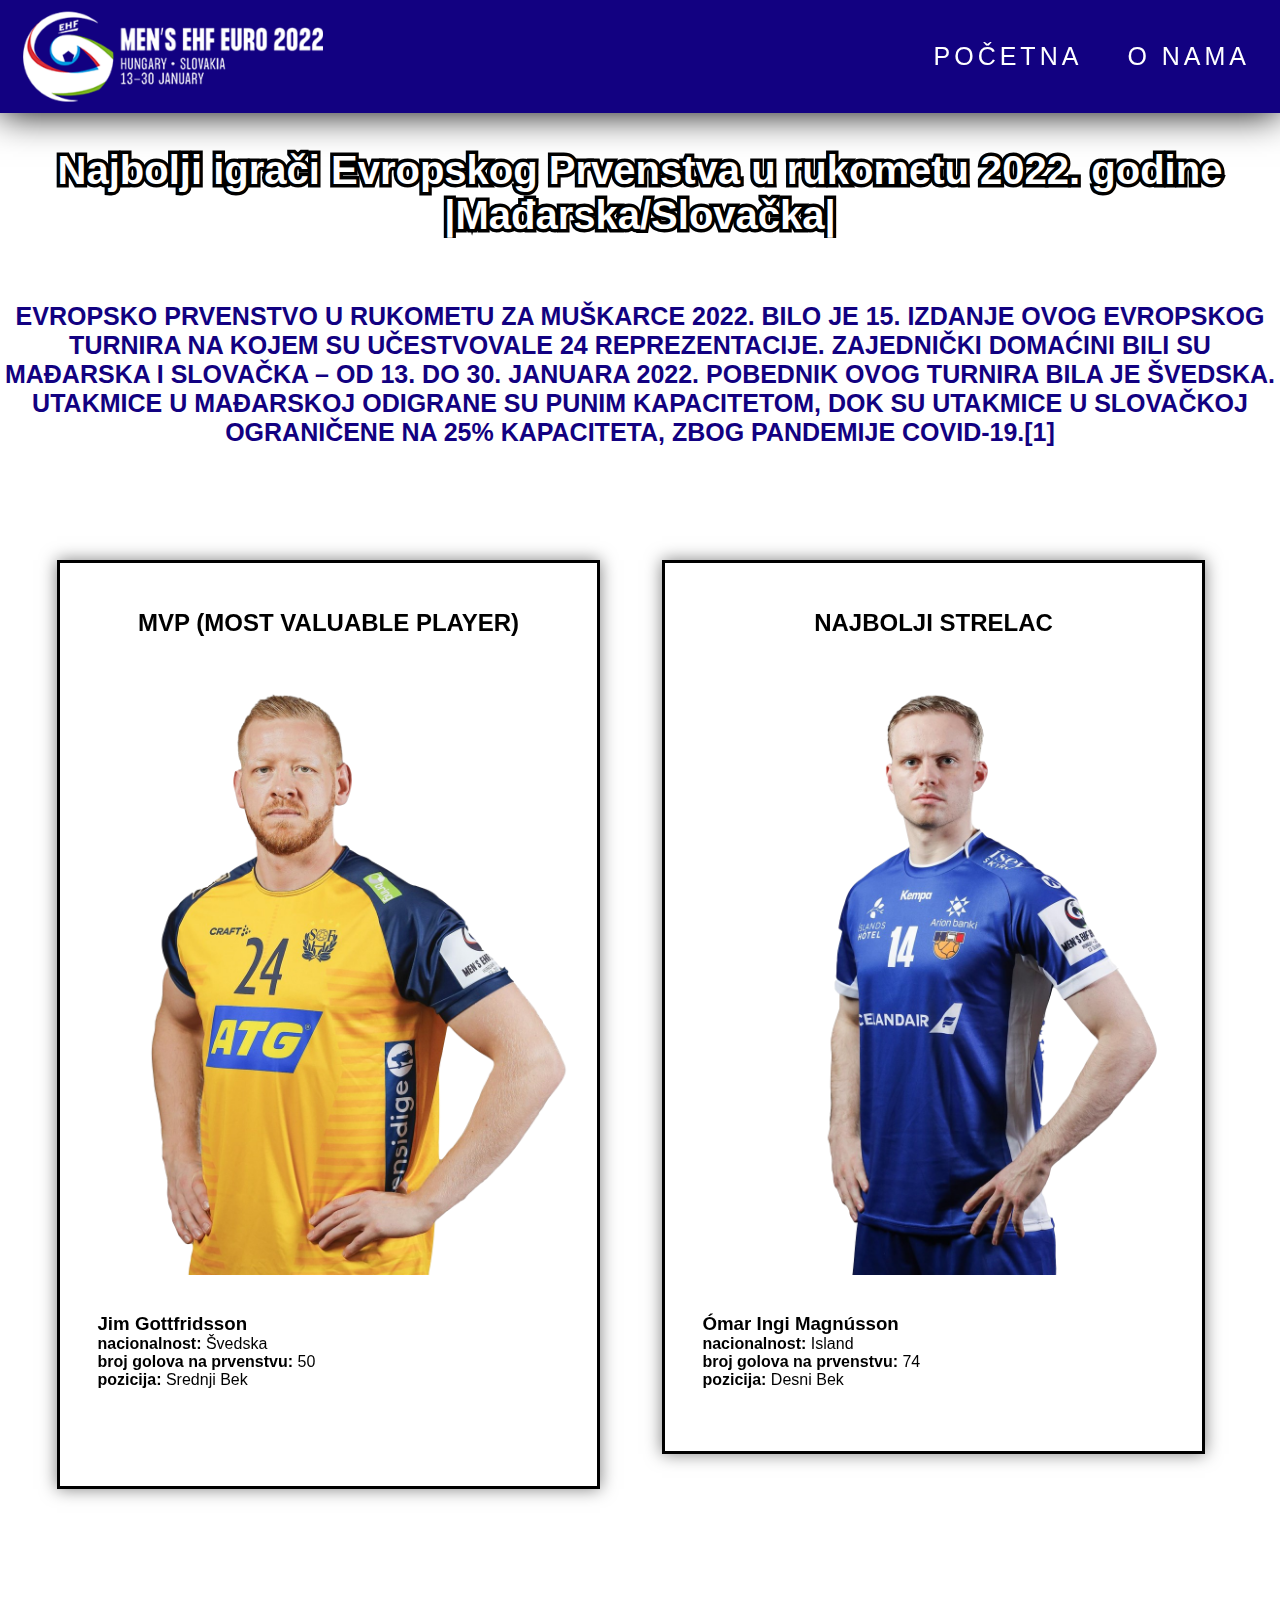
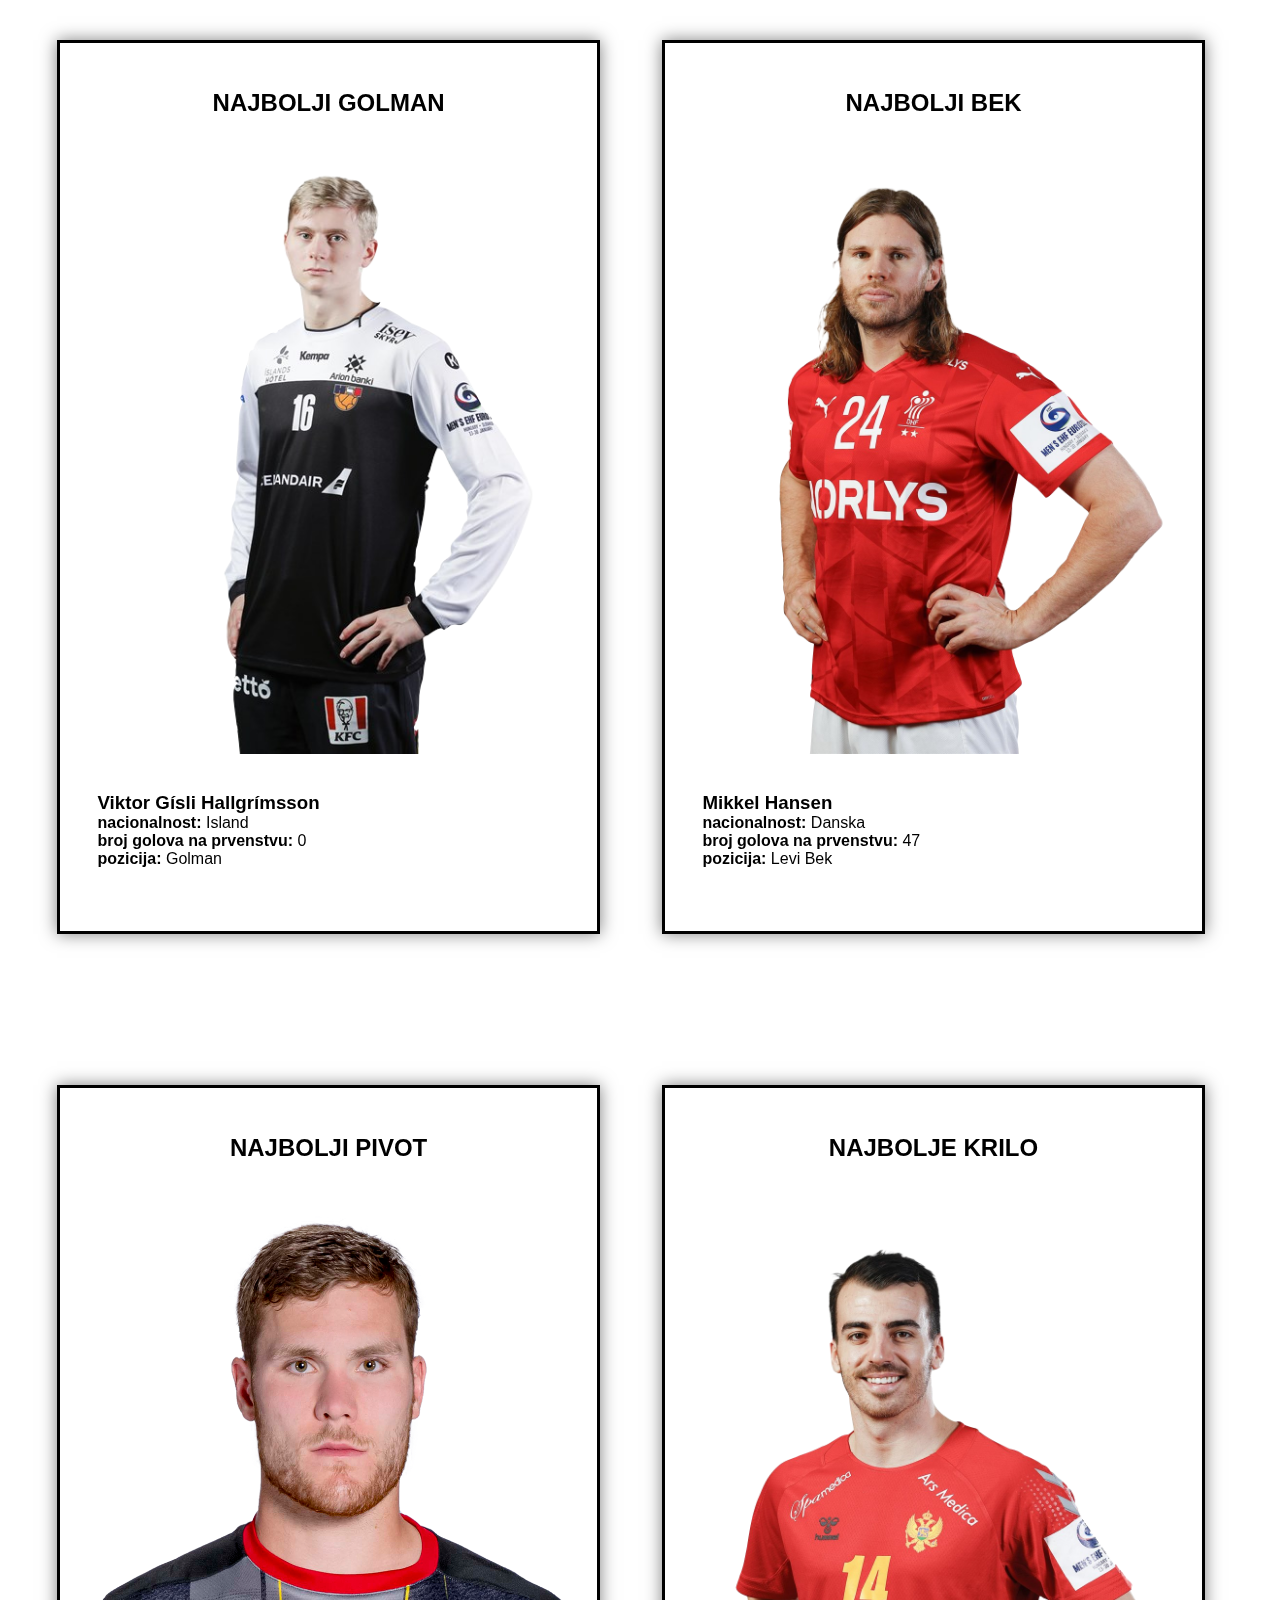
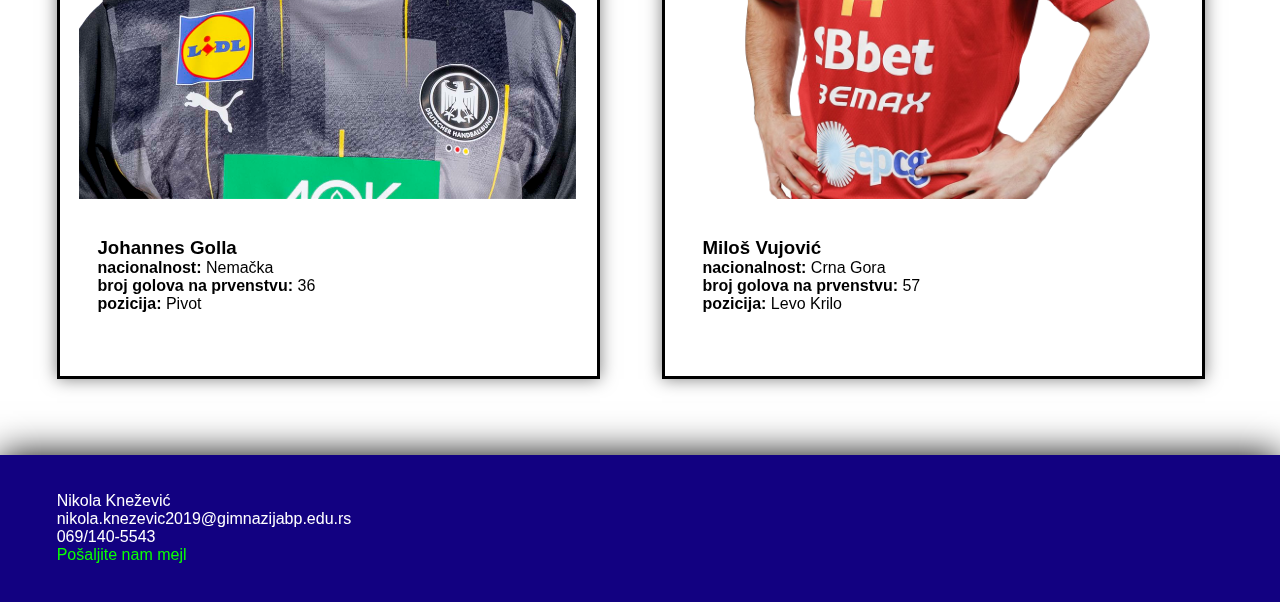
<file: index.html>
<!DOCTYPE html>
<html lang="en">
<head>
  <meta charset="UTF-8">
  <meta http-equiv="X-UA-Compatible" content="IE=edge">
  <meta name="viewport" content="width=device-width, initial-scale=1.0">
  <link rel="stylesheet" href="pstyle.css">
  <title>EHF Euro 2022</title>   
</head>
<body>
<!--ZAGLAVLJE-!-->
  <header class="naslov"  style="max-width: auto;margin: auto;">
    <a href="index.html"><img id="logo" src="ehf.png"></a>
    <ul>
      <li><a href="index.html">POČETNA</a></li>
      <li><a href="onama.html">O NAMA</a></li>
    </ul>
  </header>
  <section class="sekcija"></section>


<h1>Najbolji igrači Evropskog Prvenstva u rukometu 2022. godine <br> |Mađarska/Slovačka|</h1>
  
<h2 style="float: left;font-size: 25px;color: rgb(18, 1, 129);">
  Evropsko prvenstvo u rukometu za muškarce 2022. bilo je 15. izdanje ovog evropskog turnira na kojem su učestvovale 24 reprezentacije. Zajednički domaćini bili su Mađarska i Slovačka – od 13. do 30. januara 2022. Pobednik ovog turnira bila je Švedska.

  Utakmice u Mađarskoj odigrane su punim kapacitetom, dok su utakmice u Slovačkoj ograničene na 25% kapaciteta, zbog pandemije COVID-19.[1]</h2>



<div class="dva" style="max-width: auto;margin: auto;"> <!---drugi deo stranice--->

  <div class="mvp1" style="display: inline;"><a id="mvp1" href="mvp.html"> <!---MVP--->
    <h2>Mvp (most valuable player)</h2>
<img class="mvp2" src="mvp2.png">
      <h3>Jim Gottfridsson</h3>
      <p><b>nacionalnost:</b> Švedska</p>  
      <p><b>broj golova na prvenstvu:</b> 50</p>
      <p><b>pozicija:</b> Srednji Bek</p>
  </a></div>

  <div class="strelac"><a id="strelac1" href="strelac.html"> <!---STRELAC--->
    <h2> najbolji Strelac</h2>
<img class="strelac2" src="strelac2.png">
      <h3>Ómar Ingi Magnússon</h3>
      <p><b>nacionalnost:</b> Island</p>  
      <p><b>broj golova na prvenstvu:</b> 74</p>
      <p><b>pozicija:</b> Desni Bek</p>
  </a></div>

  <div class="golman"><a id="golman1" href="goša.html"> <!---GOLMAN--->
    <h2>najbolji Golman</h2>
<img class="golman2" src="golman2.png">
      <h3>Viktor Gísli Hallgrímsson</h3>
      <p><b>nacionalnost:</b> Island</p>  
      <p><b>broj golova na prvenstvu:</b> 0</p>
      <p><b>pozicija:</b> Golman</p>
  </a></div>

  <div class="bek"><a id="bek1" href="bek.html"> <!---BEK--->
    <h2>najbolji Bek</h2>
<img class="bek2" src="bek2.png">    
      <h3>Mikkel Hansen</h3>
      <p><b>nacionalnost:</b> Danska</p>  
      <p><b>broj golova na prvenstvu:</b> 47</p>
      <p><b>pozicija:</b> Levi Bek</p>
  </a></div>

  <div class="pivot"><a id="pivot1" href="pivot.html"> <!---PIVOT--->
    <h2>najbolji Pivot</h2>
<img class="pivot2" src="pivot2.png">
      <h3>Johannes Golla</h3>
      <p><b>nacionalnost:</b> Nemačka</p>  
      <p><b>broj golova na prvenstvu:</b> 36</p>
      <p><b>pozicija:</b> Pivot</p>
  </div></a>

  <div class="krilo"><a id="krilo1" href="krilo.html"> <!---KRILO--->
    <h2>najbolje Krilo</h2>
<img class="krilo2" src="krilo2.png">
      <h3>Miloš Vujović</h3>
  <p><b>nacionalnost:</b> Crna Gora</p>  
  <p><b>broj golova na prvenstvu:</b> 57</p>
  <p><b>pozicija:</b> Levo Krilo</p>
  </a></div>

<div>
  <p class="odjava">Nikola Knežević<br> nikola.knezevic2019@gimnazijabp.edu.rs<br>069/140-5543
   <br> <a href="mailto:nikola.knezevic2019@gimnazijabp.edu.rs" style="color: rgb(9, 255, 1);">Pošaljite nam mejl</a> </p>
</div> 
</div>
</body>
</html>
</file>
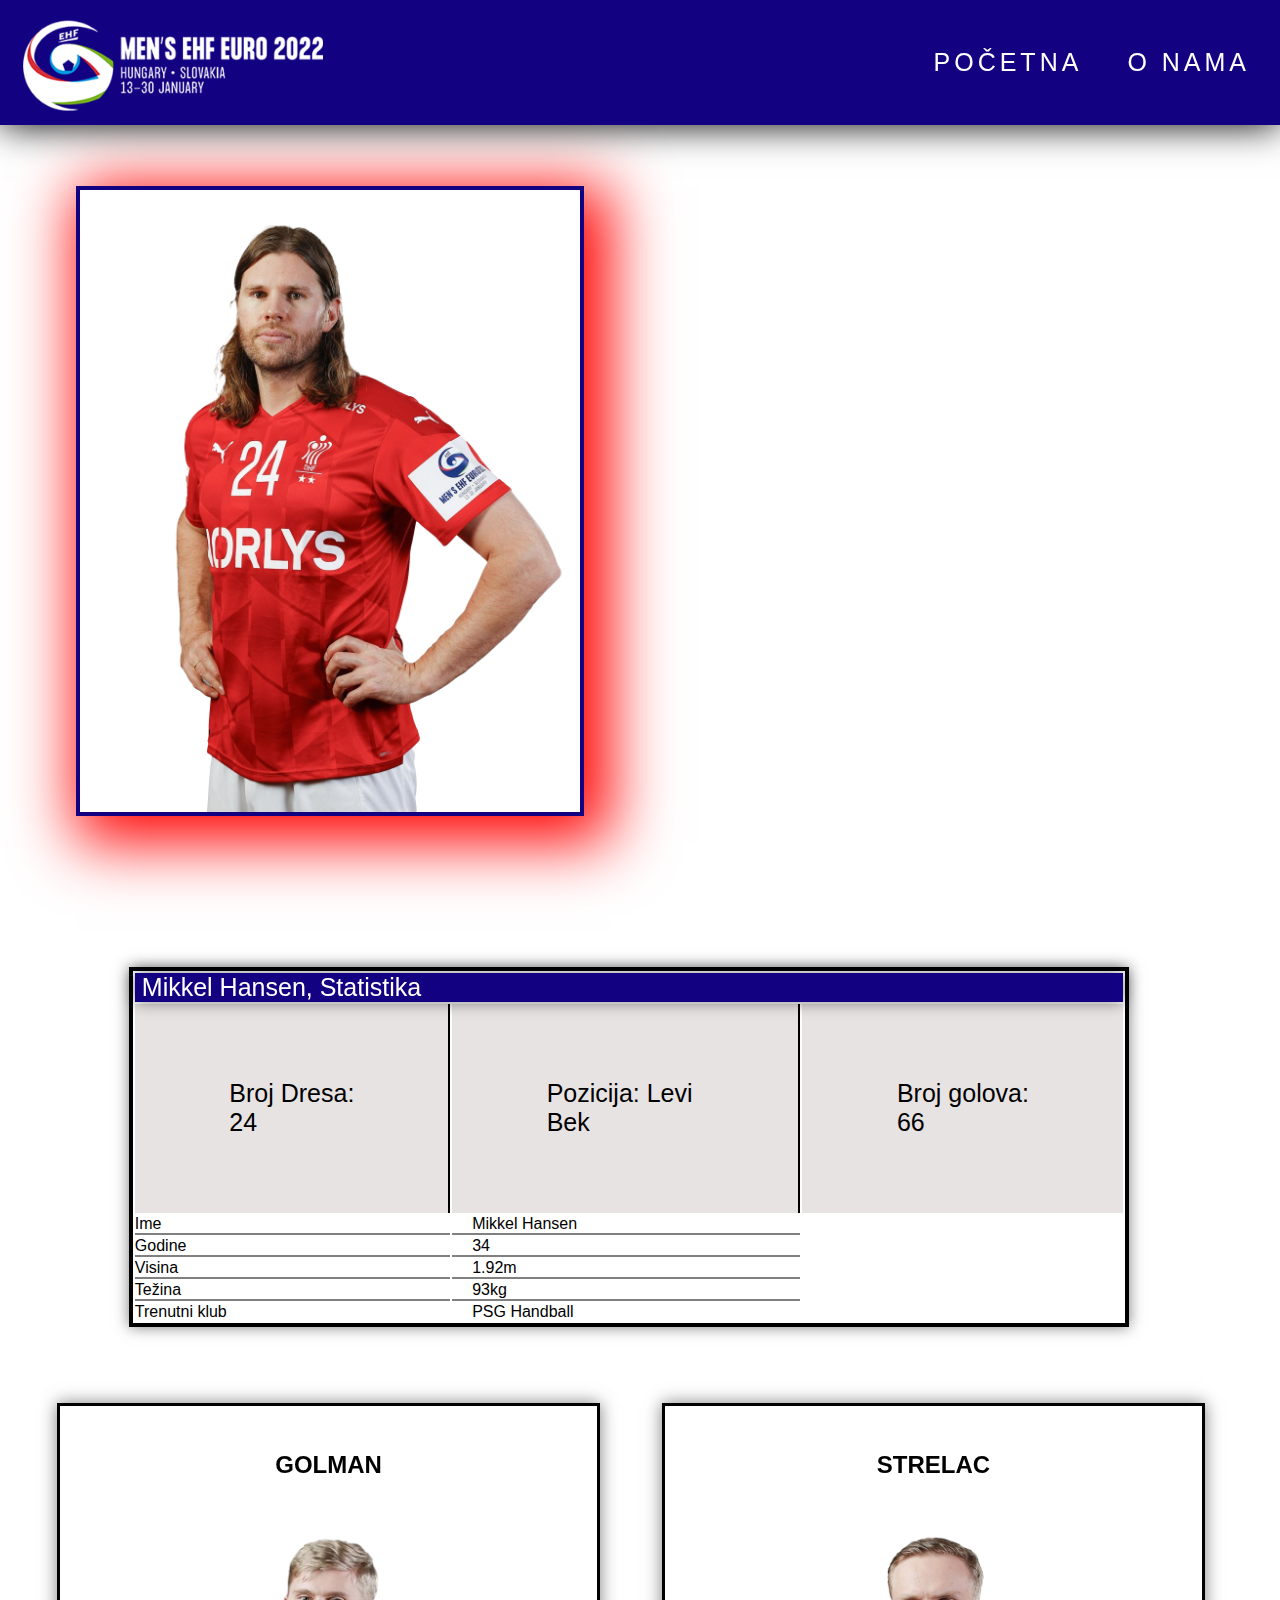
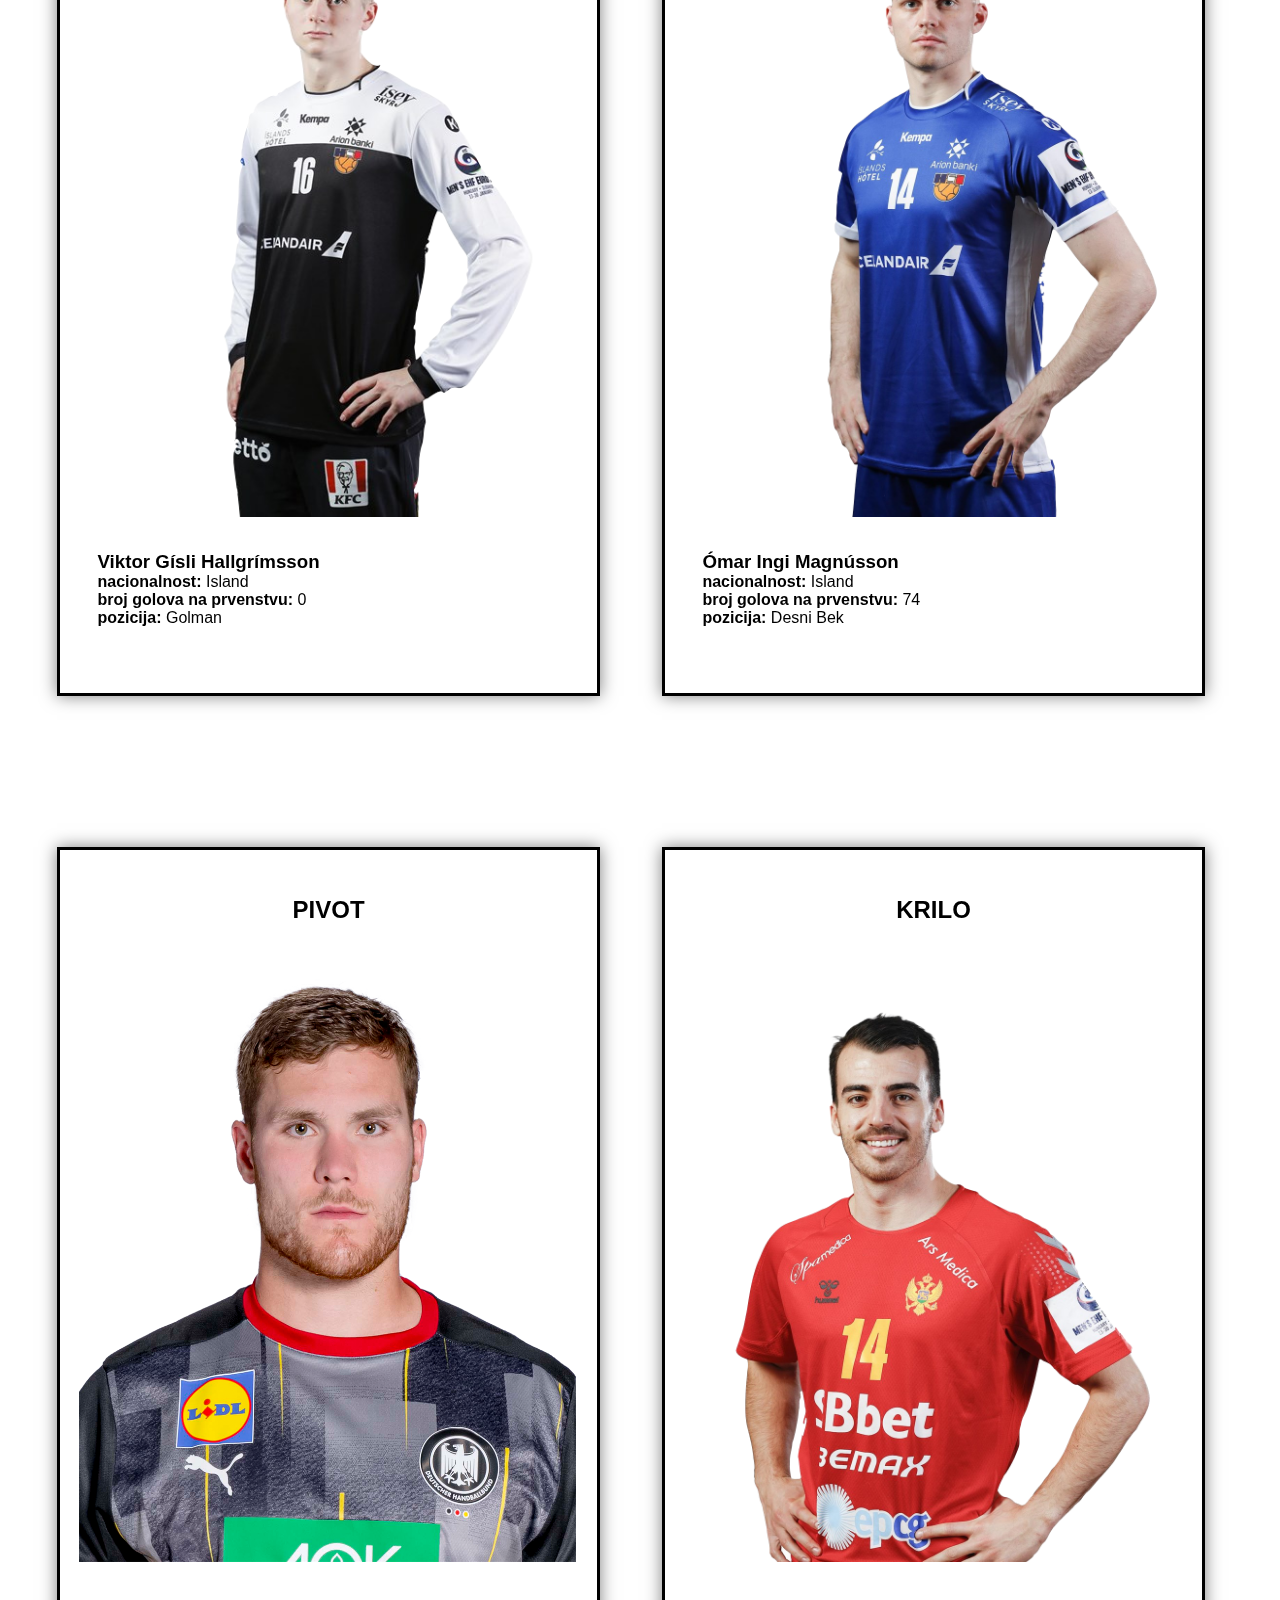
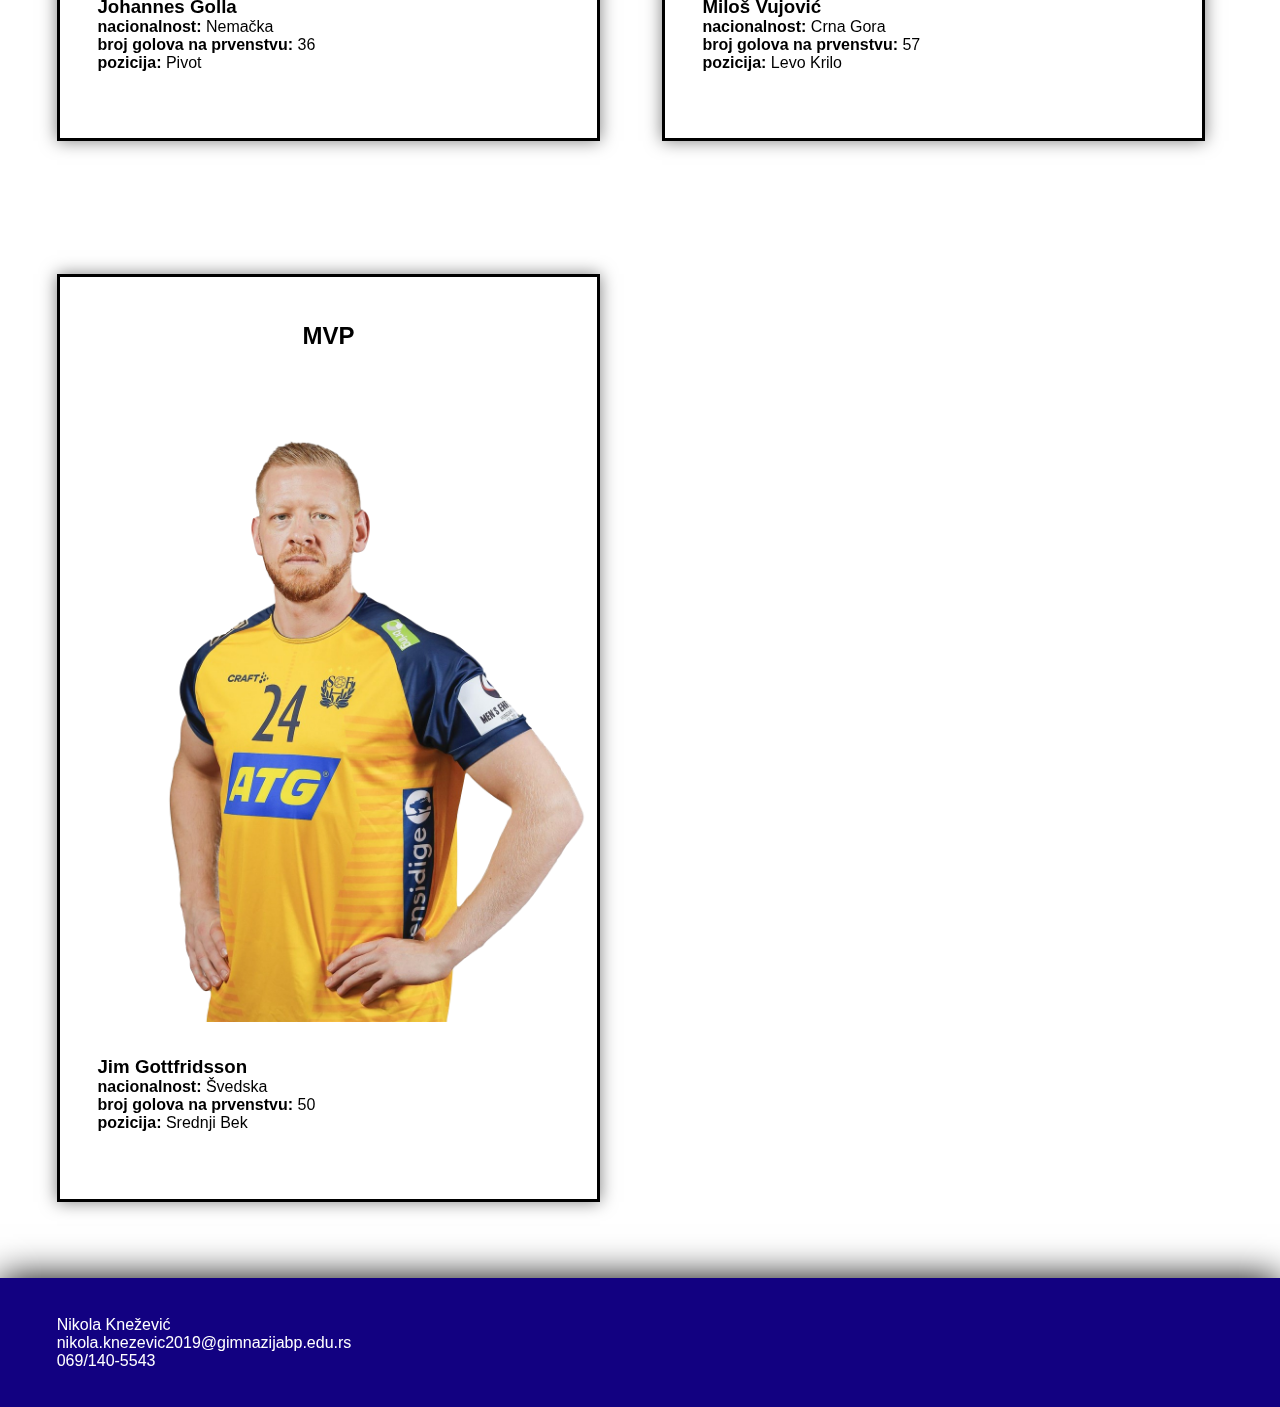
<file: bek.html>
<html lang="en">
  <head>
    <meta charset="UTF-8">
    <meta http-equiv="X-UA-Compatible" content="IE=edge">
    <meta name="viewport" content="width=device-width, initial-scale=1.0">
    <title>Najbolji Bek</title>
    <link rel="stylesheet" href="pmvp.css">
    <link rel="stylesheet" href="pstyle.css">
  </head>
  <body>
    <header class="naslov"  style="max-width: auto;margin: auto;">
      <a href="index.html"><img id="logo" src="ehf.png"></a>
      <ul>
        <li><a href="index.html">POČETNA</a></li>
        <li><a href="onama.html">O NAMA</a></li>
      </ul>
    </header>
    <section class="sekcija"></section>
    
    <img src="bek2.png" alt="" style="display: inline-block;width:500px;height: auto;border: 4px solid rgb(18, 1, 129);margin-top: 2cm;margin-left: 2cm;box-shadow: 13px 13px 60px 13px red;">
  
  <!---TABELA--->
    <table class="tabela" style="background-color: white;margin-top:4cm;margin-right: 4cm;position: sticky;">
    <tr>
      <td class="tds" colspan="3" style="border-bottom: none;">Mikkel Hansen, Statistika</td>
    </tr>
    <tr style="background-color: rgb(232, 227, 227);">
      <td style="font-size: 25px;border-right: 2px solid black;padding: 2cm;"><p id="d1">Broj Dresa: 24</p></td>
      <td style="font-size: 25px;border-right: 2px solid black;padding: 2cm;"><p>Pozicija: Levi Bek</p></td>
      <td style="font-size: 25px;padding: 2cm;"><p style="text-align:center ;"><p>Broj golova: 66</p> </td>
    </tr>
    <tr style="border-bottom: 2px solid grey;">
      <td id="kec">Ime</td>
      <td id="dvojka">Mikkel Hansen</td>
    </tr>
    <tr>
      <td id="kec">Godine</td>
      <td id="dvojka">34</td>
    </tr>
    <tr>
      <td id="kec">Visina</td>
      <td id="dvojka">1.92m</td>
    </tr>
    <tr>
      <td id="kec">Težina</td>
      <td id="dvojka">93kg</td>
    </tr>
    <tr>
      <td id="kec" style="border-bottom: none;">Trenutni klub</td>
      <td id="dvojka" style="border-bottom: none;">PSG Handball</td>
    </tr>
  </table>
  
  <br><br>
  
  <div class="dva"> <!---drugi deo stranice--->
  
    
    <div class="golman"><a id="golman1" href="goša.html"> <!---GOLMAN--->
      <h2>Golman</h2>
  <img class="golman2" src="golman2.png">
        <h3>Viktor Gísli Hallgrímsson</h3>
        <p><b>nacionalnost:</b> Island</p>  
        <p><b>broj golova na prvenstvu:</b> 0</p>
        <p><b>pozicija:</b> Golman</p>
    </a></div>
  
    <div class="strelac"><a id="strelac1" href="strelac.html"> <!---STRELAC--->
      <h2>Strelac</h2>
  <img class="strelac2" src="strelac2.png">
        <h3>Ómar Ingi Magnússon</h3>
        <p><b>nacionalnost:</b> Island</p>  
        <p><b>broj golova na prvenstvu:</b> 74</p>
        <p><b>pozicija:</b> Desni Bek</p>
    </a></div>
    
  
    <div class="pivot"><a id="pivot1" href="pivot.html"> <!---PIVOT--->
      <h2>Pivot</h2>
  <img class="pivot2" src="pivot2.png">
        <h3>Johannes Golla</h3>
        <p><b>nacionalnost:</b> Nemačka</p>  
        <p><b>broj golova na prvenstvu:</b> 36</p>
        <p><b>pozicija:</b> Pivot</p>
    </div></a>
  
    <div class="krilo"><a id="krilo1" href="krilo.html"> <!---KRILO--->
      <h2>Krilo</h2>
  <img class="krilo2" src="krilo2.png">
        <h3>Miloš Vujović</h3>
    <p><b>nacionalnost:</b> Crna Gora</p>  
    <p><b>broj golova na prvenstvu:</b> 57</p>
    <p><b>pozicija:</b> Levo Krilo</p>
    </a></div>
  
  <div>
    <a id="mvp1" href="mvp.html"> <!---MVP--->
      <h2>Mvp</h2>
        <img class="mvp2" src="mvp2.png">
          <h3>Jim Gottfridsson</h3>
            <p><b>nacionalnost:</b> Švedska</p>  
            <p><b>broj golova na prvenstvu:</b> 50</p>
            <p><b>pozicija:</b> Srednji Bek</p>
    </a>
  </div>
  
  
  <div>
    <p class="odjava">Nikola Knežević<br> nikola.knezevic2019@gimnazijabp.edu.rs<br>069/140-5543</p>
  </div> 
  </div>
  </div>
  
  
  </body>
  </html>
</file>
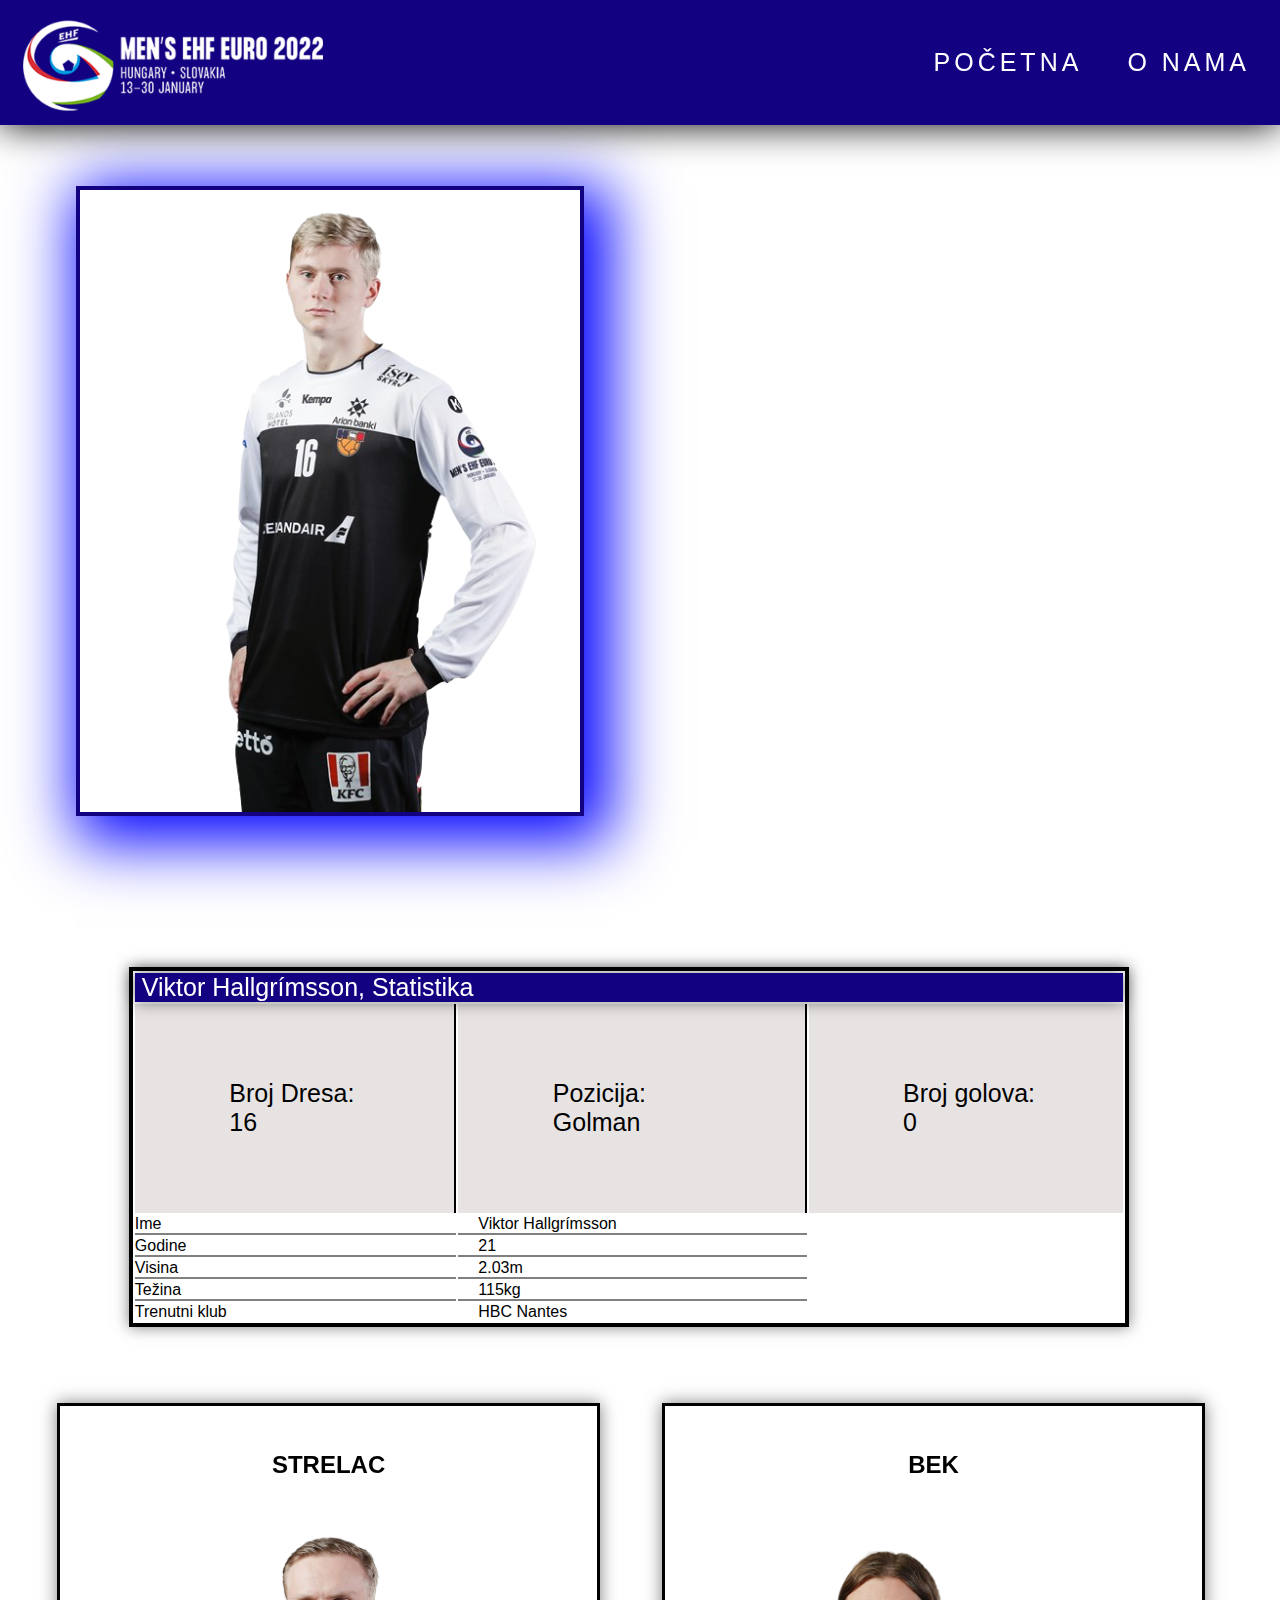
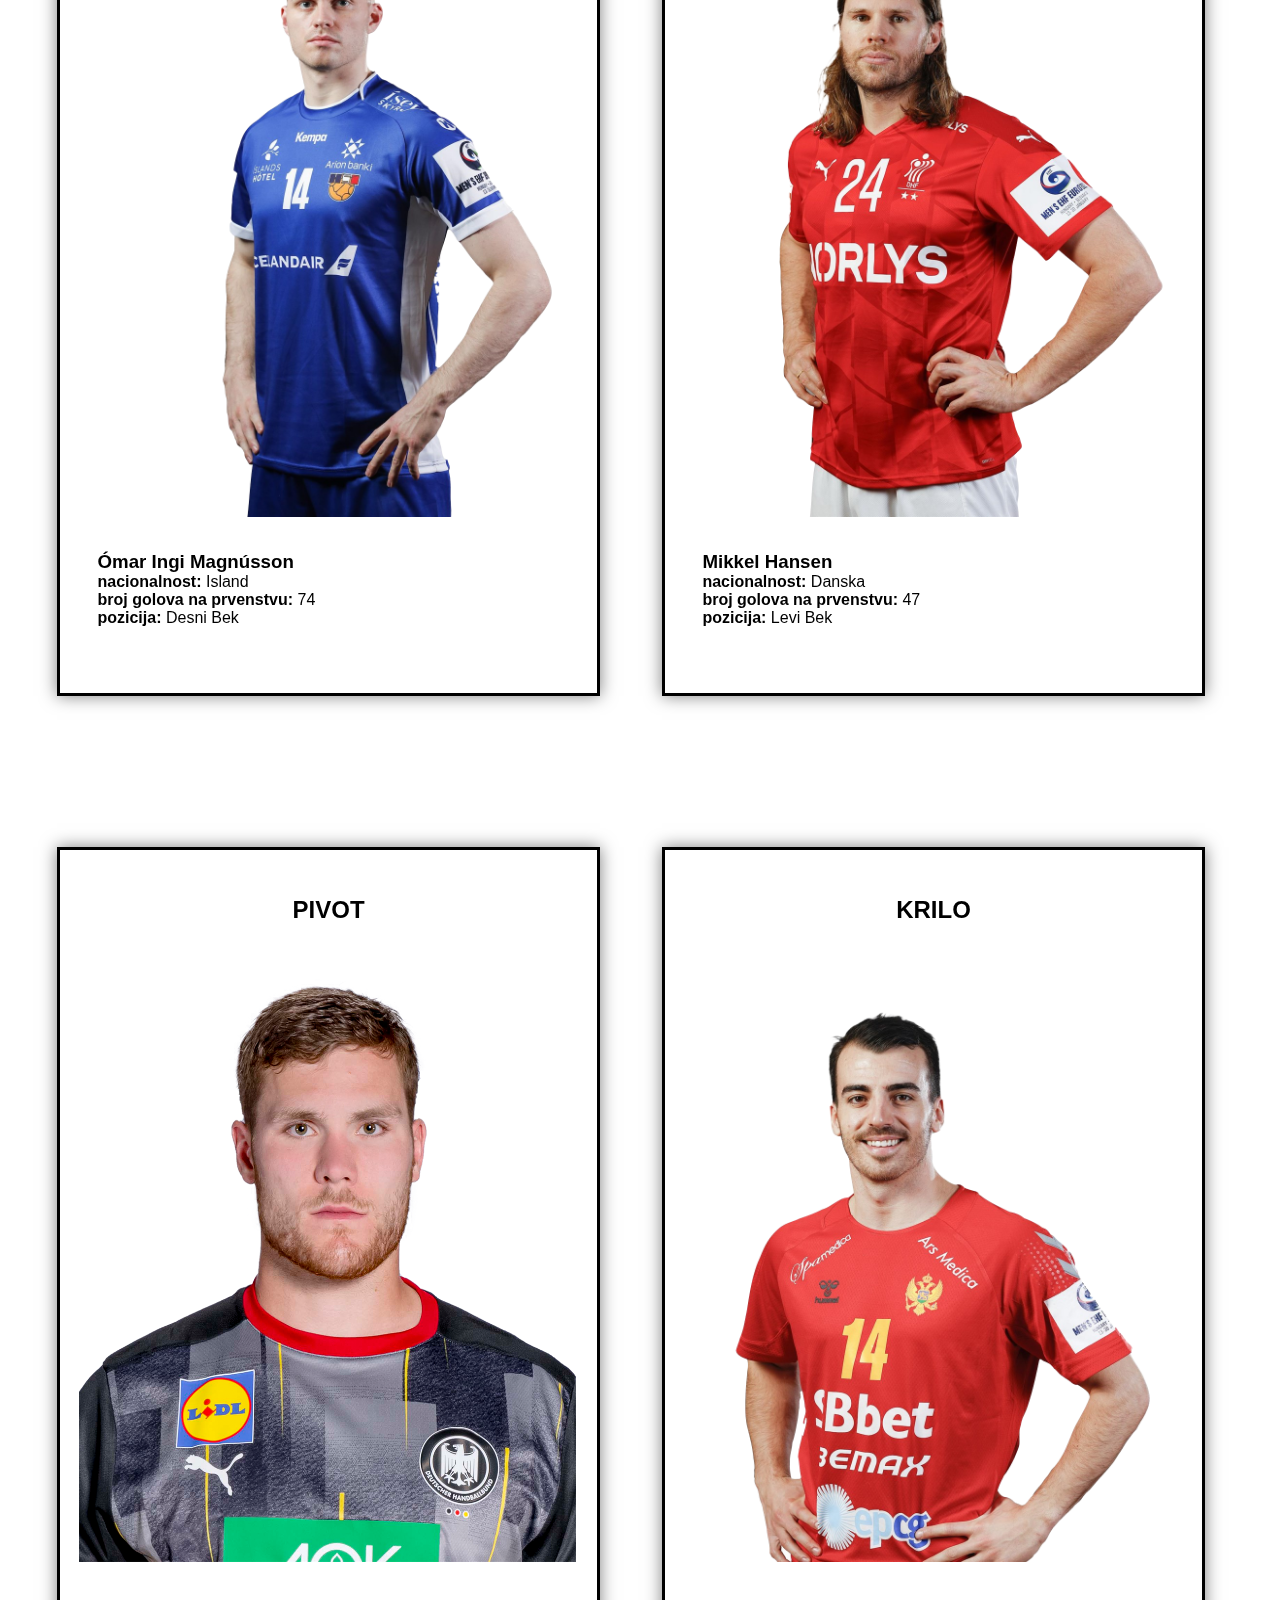
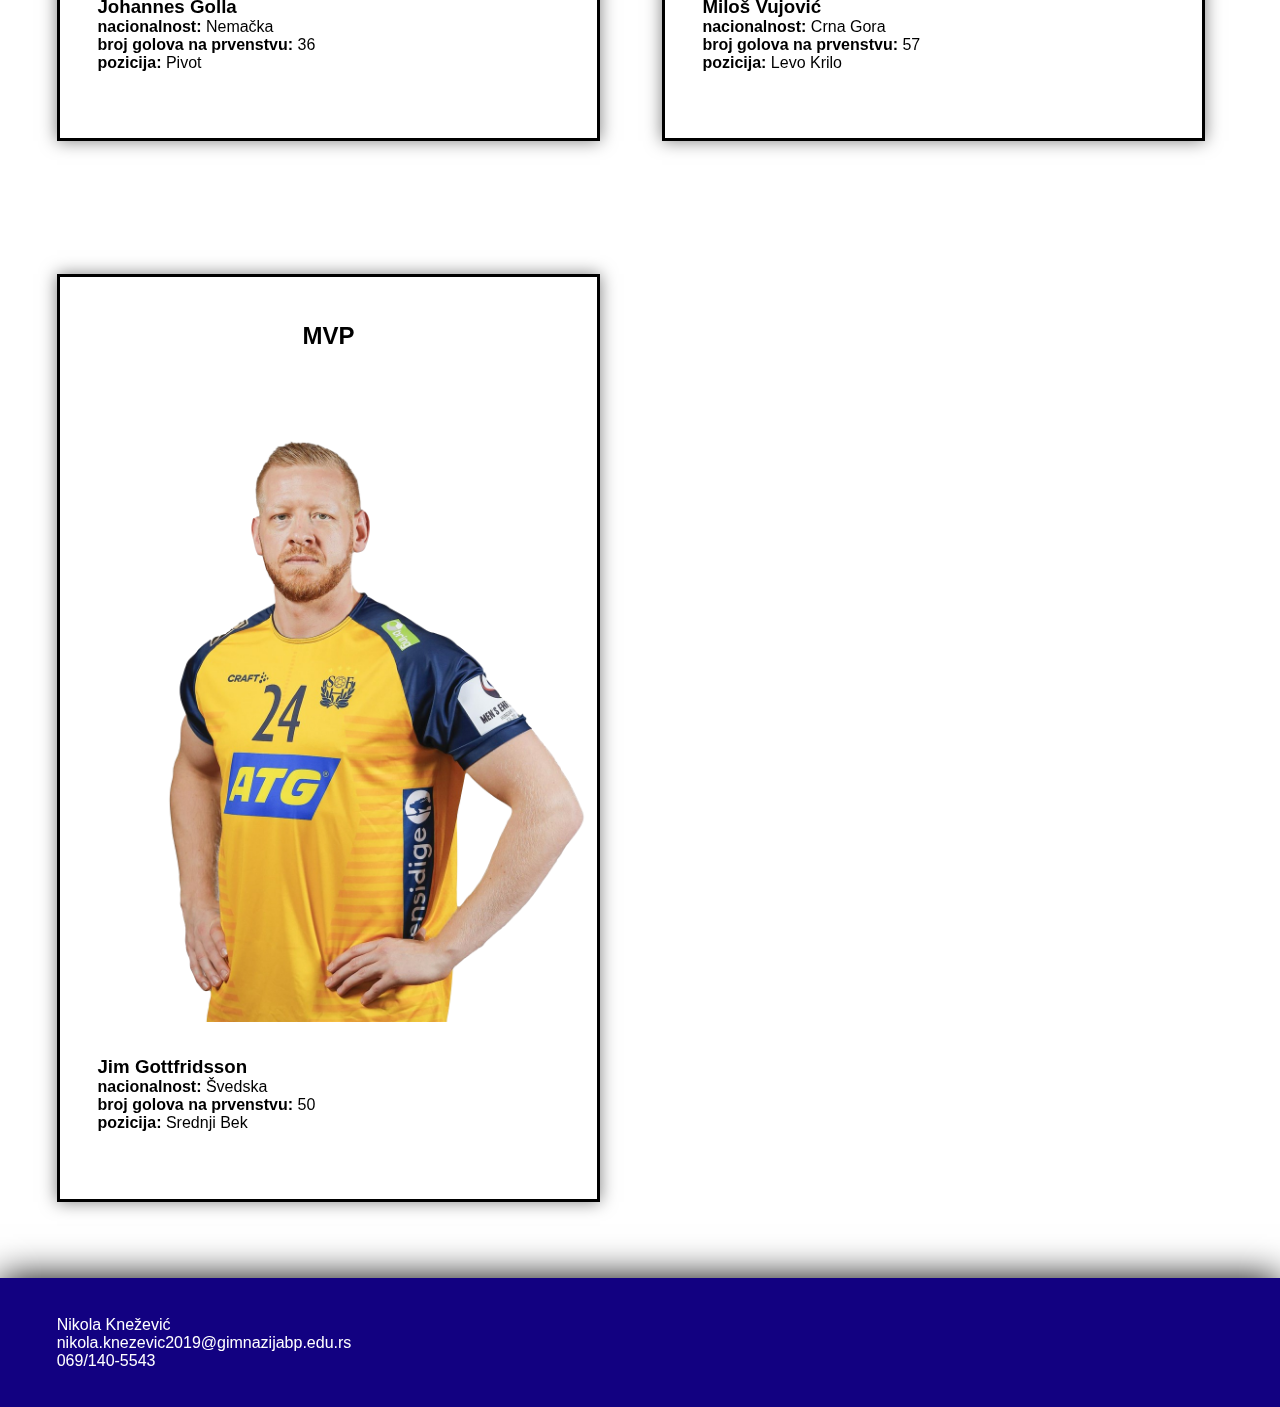
<file: goša.html>
<html lang="en">
  <head>
    <meta charset="UTF-8">
    <meta http-equiv="X-UA-Compatible" content="IE=edge">
    <meta name="viewport" content="width=device-width, initial-scale=1.0">
    <title>Najbolji Golman</title>
    <link rel="stylesheet" href="pmvp.css">
    <link rel="stylesheet" href="pstyle.css">
  </head>
  <body>
    <header class="naslov"  style="max-width: auto;margin: auto;">
      <a href="index.html"><img id="logo" src="ehf.png"></a>
      <ul>
        <li><a href="index.html">POČETNA</a></li>
        <li><a href="onama.html">O NAMA</a></li>
      </ul>
    </header>
    <section class="sekcija"></section>
    
    <img src="golman2.png" alt="" style="display: inline-block;width:500px;height: auto;border: 4px solid rgb(18, 1, 129);margin-top: 2cm;margin-left: 2cm;box-shadow: 13px 13px 60px 13px blue;">
  
  <!---TABELA--->
    <table class="tabela" style="background-color: white;margin-top:4cm;margin-right: 4cm;position: sticky;">
    <tr>
      <td class="tds" colspan="3" style="border-bottom: none;">Viktor Hallgrímsson, Statistika</td>
    </tr>
    <tr style="background-color: rgb(232, 227, 227);">
      <td style="font-size: 25px;border-right: 2px solid black;padding: 2cm;"><p id="d1">Broj Dresa: 16</p></td>
      <td style="font-size: 25px;border-right: 2px solid black;padding: 2cm;"><p>Pozicija: Golman</p></td>
      <td style="font-size: 25px;padding: 2cm;"><p style="text-align:center ;"><p>Broj golova: 0</p> </td>
    </tr>
    <tr style="border-bottom: 2px solid grey;">
      <td id="kec">Ime</td>
      <td id="dvojka">Viktor Hallgrímsson</td>
    </tr>
    <tr>
      <td id="kec">Godine</td>
      <td id="dvojka">21</td>
    </tr>
    <tr>
      <td id="kec">Visina</td>
      <td id="dvojka">2.03m</td>
    </tr>
    <tr>
      <td id="kec">Težina</td>
      <td id="dvojka">115kg</td>
    </tr>
    <tr>
      <td id="kec" style="border-bottom: none;">Trenutni klub</td>
      <td id="dvojka" style="border-bottom: none;">HBC Nantes</td>
    </tr>
  </table>
  
  <br><br>
  
  <div class="dva"> <!---drugi deo stranice--->
  
    
    <div class="strelac"><a id="strelac1" href="strelac.html"> <!---STRELAC--->
      <h2>Strelac</h2>
  <img class="strelac2" src="strelac2.png">
        <h3>Ómar Ingi Magnússon</h3>
        <p><b>nacionalnost:</b> Island</p>  
        <p><b>broj golova na prvenstvu:</b> 74</p>
        <p><b>pozicija:</b> Desni Bek</p>
    </a></div>

    
    <div class="bek"><a id="bek1" href="bek.html"> <!---BEK--->
      <h2>Bek</h2>
  <img class="bek2" src="bek2.png">    
        <h3>Mikkel Hansen</h3>
        <p><b>nacionalnost:</b> Danska</p>  
        <p><b>broj golova na prvenstvu:</b> 47</p>
        <p><b>pozicija:</b> Levi Bek</p>
    </a></div>
  
    <div class="pivot"><a id="pivot1" href="pivot.html"> <!---PIVOT--->
      <h2>Pivot</h2>
  <img class="pivot2" src="pivot2.png">
        <h3>Johannes Golla</h3>
        <p><b>nacionalnost:</b> Nemačka</p>  
        <p><b>broj golova na prvenstvu:</b> 36</p>
        <p><b>pozicija:</b> Pivot</p>
    </div></a>
  
    <div class="krilo"><a id="krilo1" href="krilo.html"> <!---KRILO--->
      <h2>Krilo</h2>
  <img class="krilo2" src="krilo2.png">
        <h3>Miloš Vujović</h3>
    <p><b>nacionalnost:</b> Crna Gora</p>  
    <p><b>broj golova na prvenstvu:</b> 57</p>
    <p><b>pozicija:</b> Levo Krilo</p>
    </a></div>
  
  <div>
    <a id="mvp1" href="mvp.html"> <!---MVP--->
      <h2>Mvp</h2>
        <img class="mvp2" src="mvp2.png">
          <h3>Jim Gottfridsson</h3>
            <p><b>nacionalnost:</b> Švedska</p>  
            <p><b>broj golova na prvenstvu:</b> 50</p>
            <p><b>pozicija:</b> Srednji Bek</p>
    </a>
  </div>
  
  
  <div>
    <p class="odjava">Nikola Knežević<br> nikola.knezevic2019@gimnazijabp.edu.rs<br>069/140-5543</p>
  </div> 
  </div>
  </div>
  
  
  </body>
  </html>
</file>
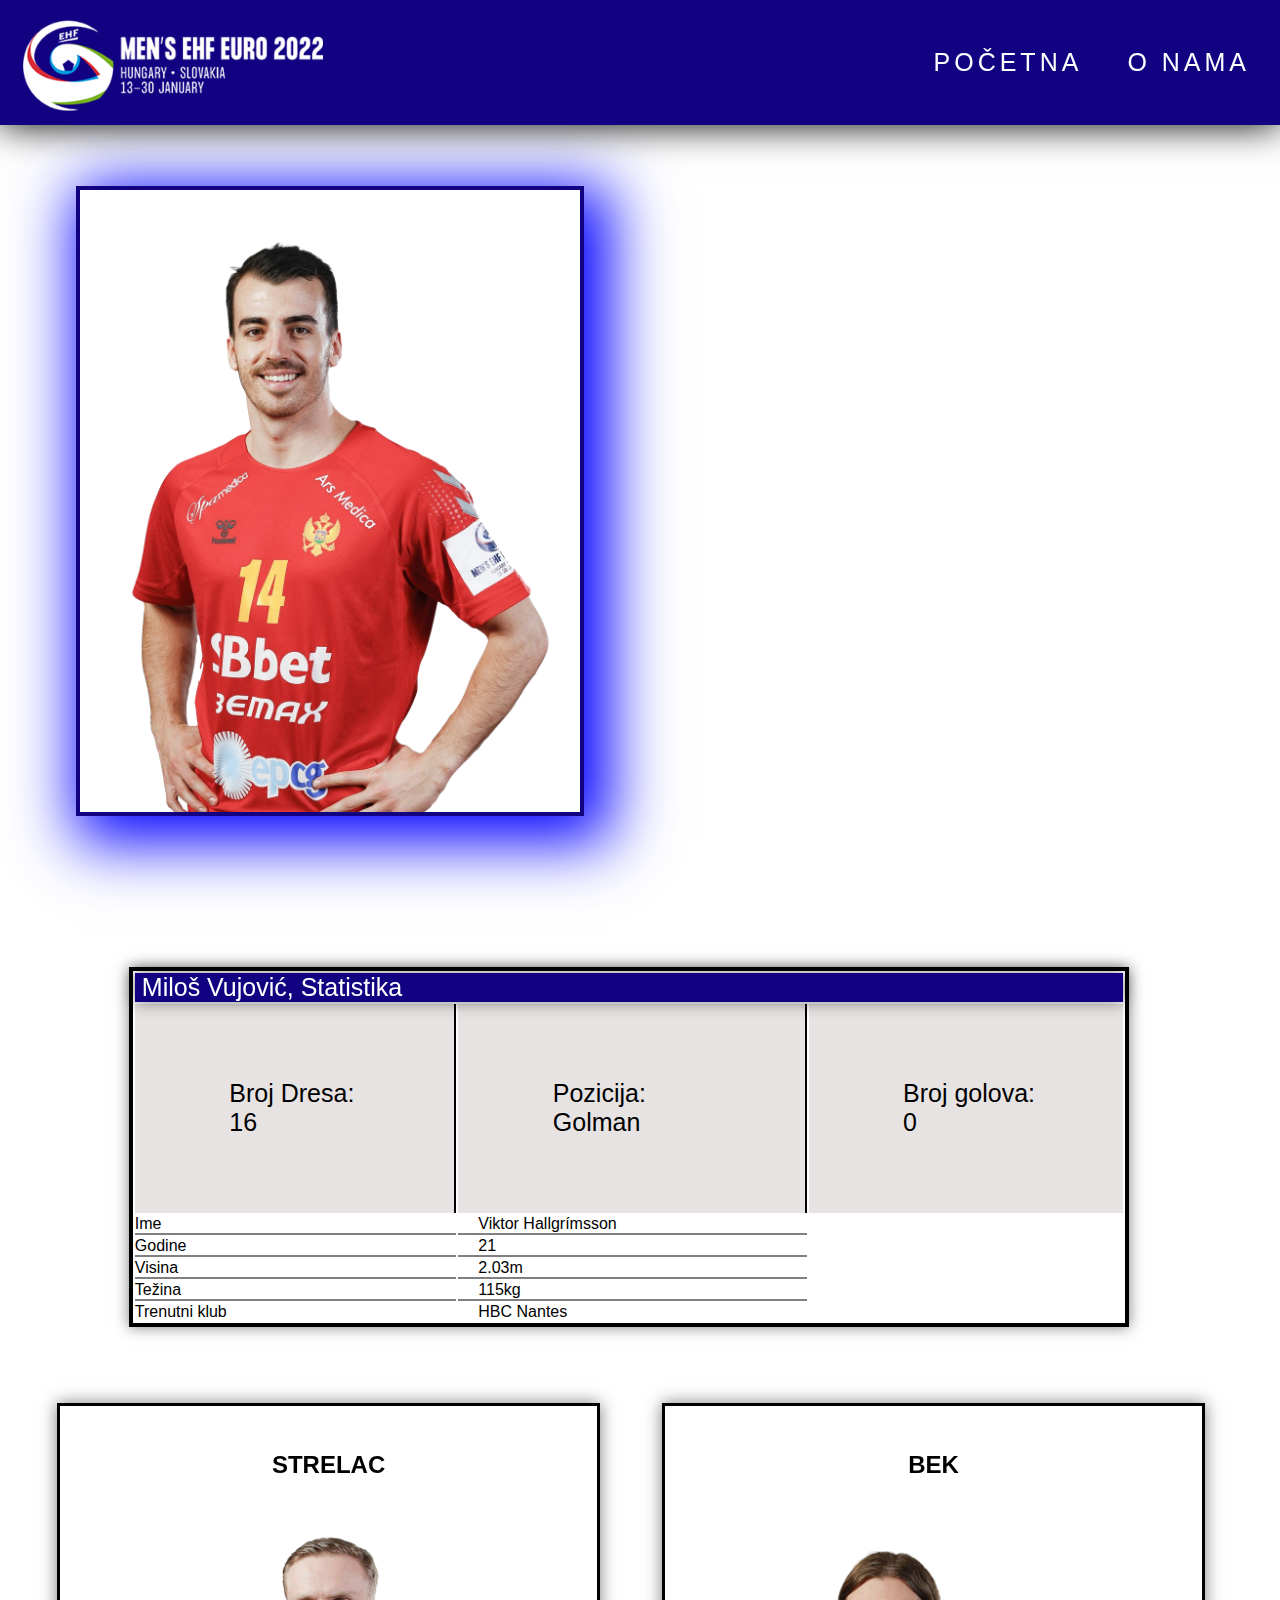
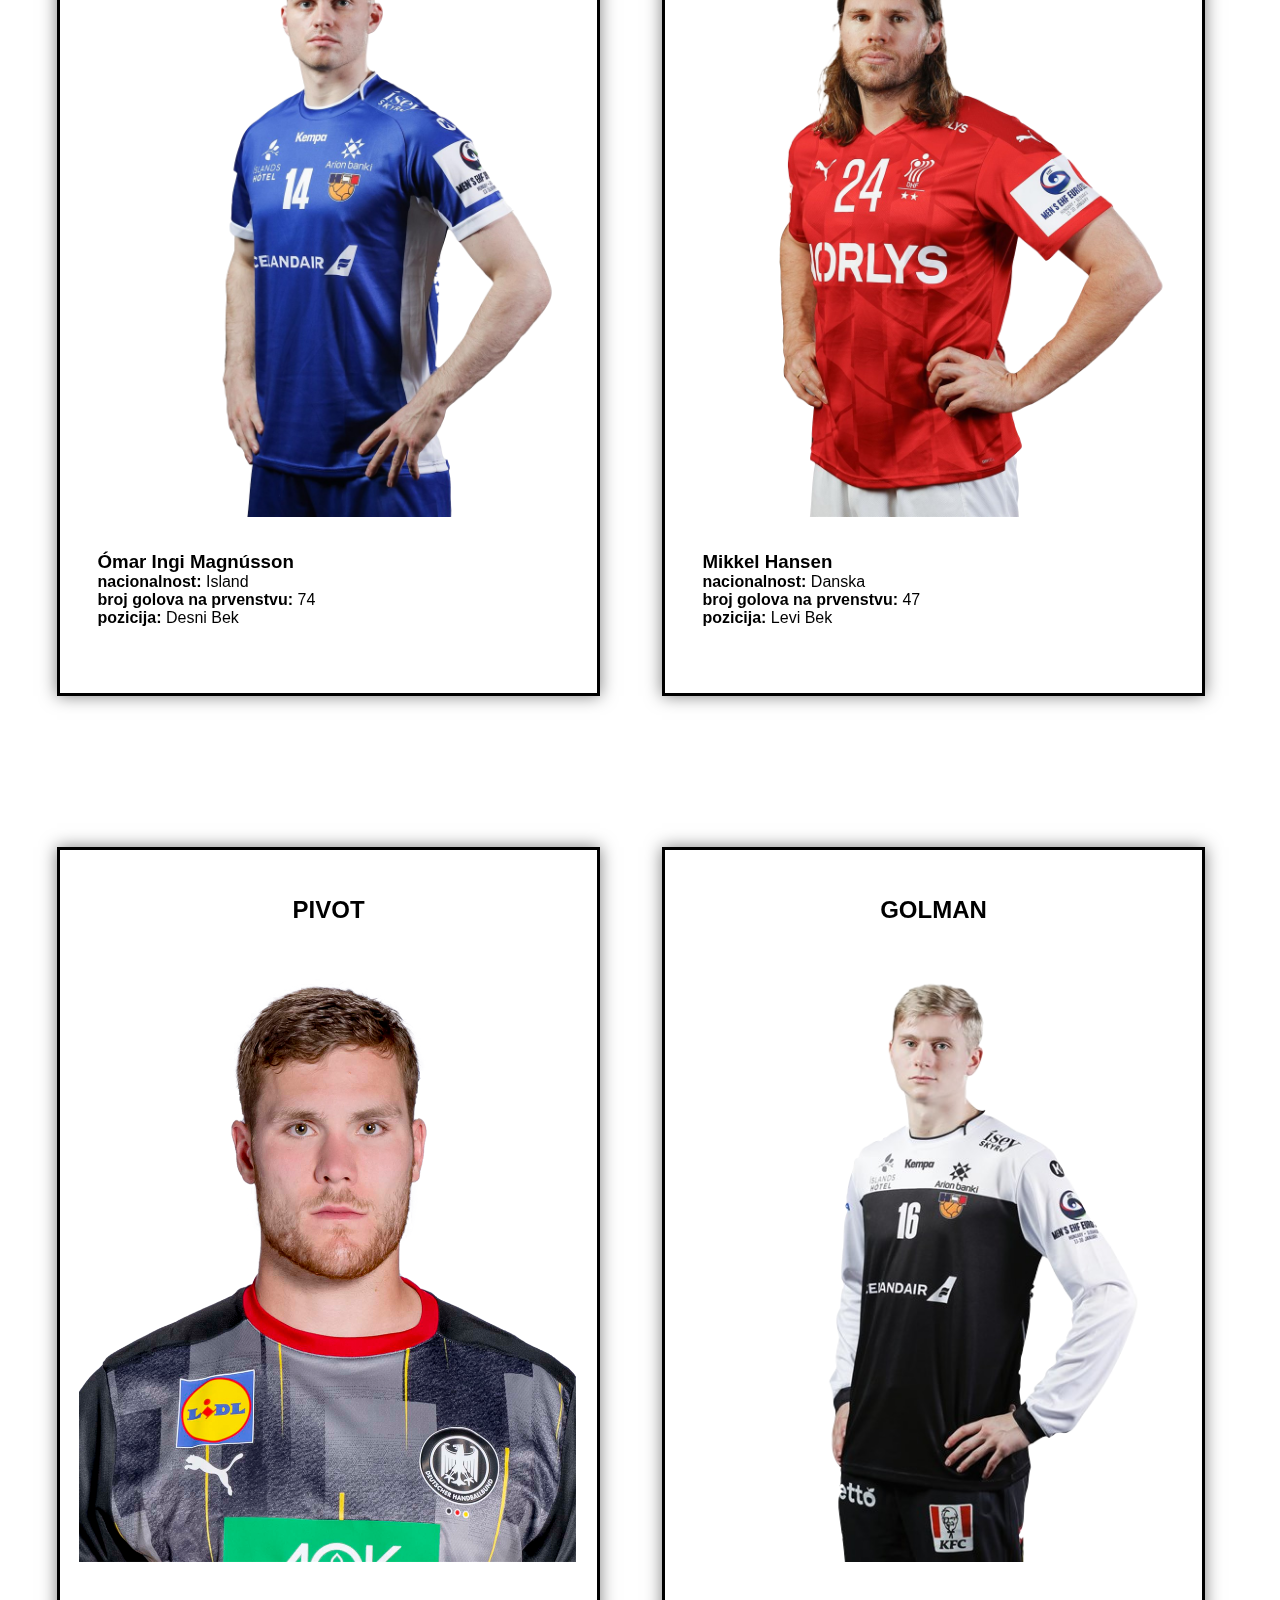
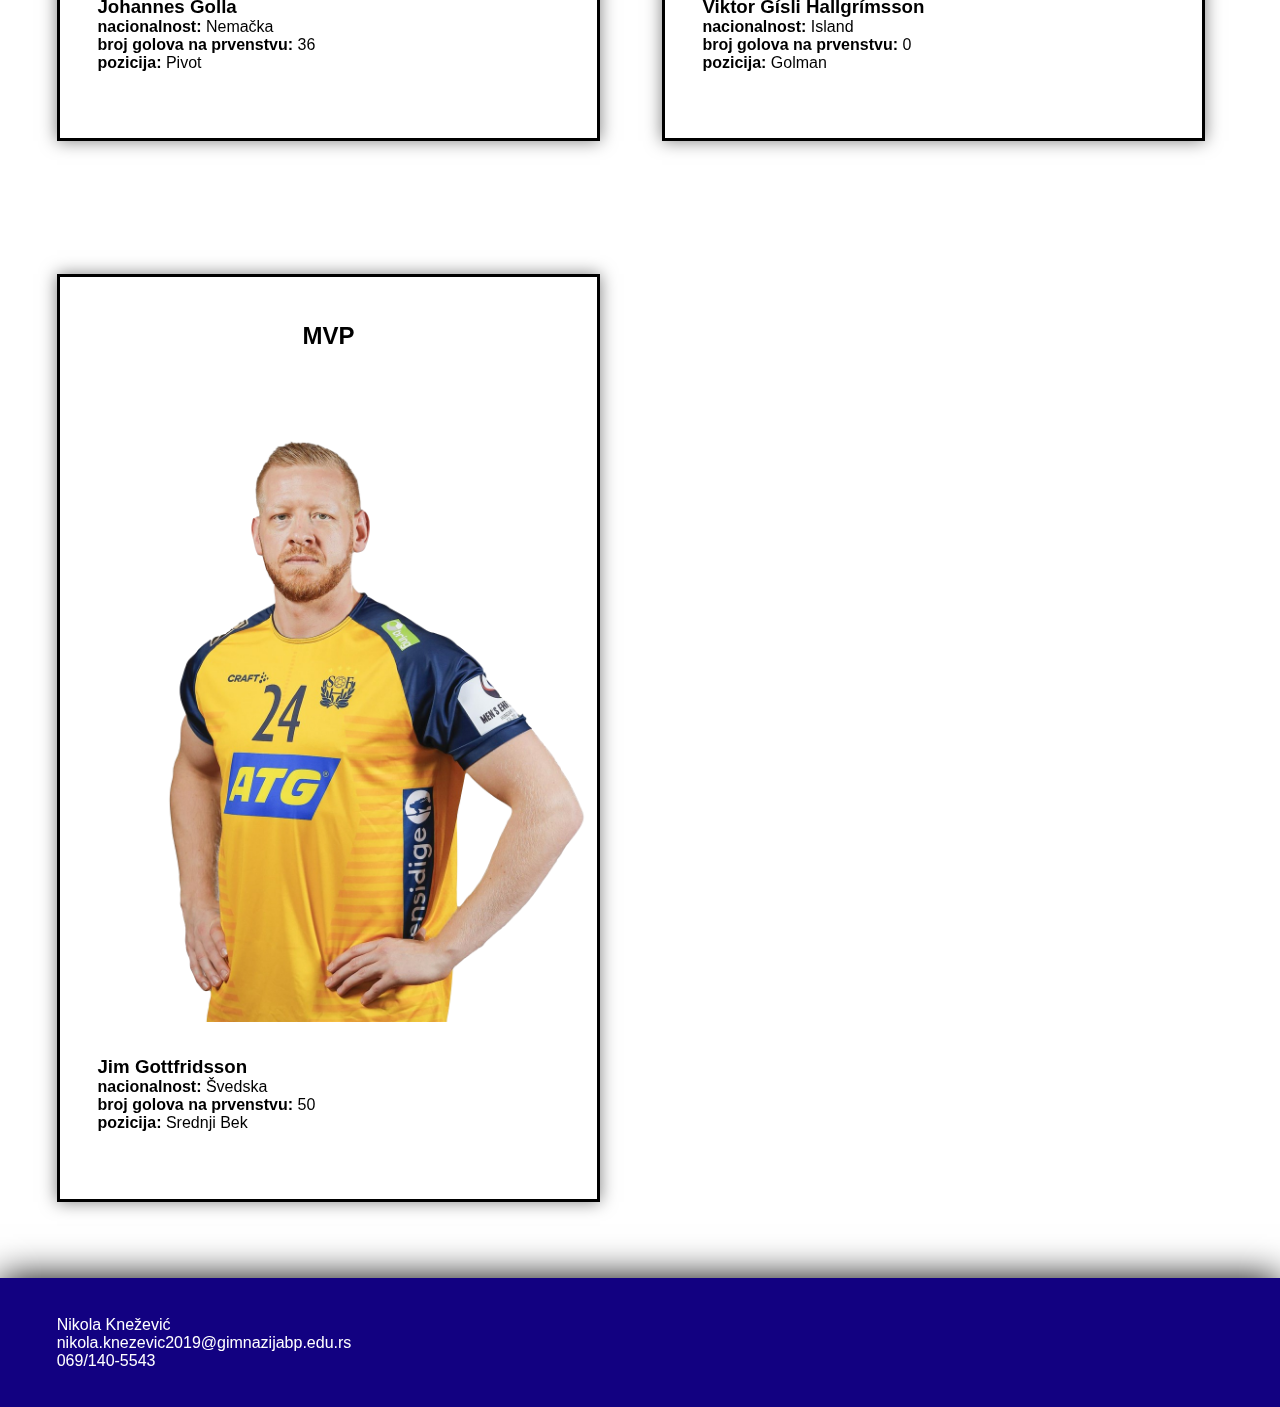
<file: krilo.html>
<html lang="en">
  <head>
    <meta charset="UTF-8">
    <meta http-equiv="X-UA-Compatible" content="IE=edge">
    <meta name="viewport" content="width=device-width, initial-scale=1.0">
    <title>Najbolje Krilo</title>
    <link rel="stylesheet" href="pmvp.css">
    <link rel="stylesheet" href="pstyle.css">
  </head>
  <body>
    <header class="naslov"  style="max-width: auto;margin: auto;">
      <a href="index.html"><img id="logo" src="ehf.png"></a>
      <ul>
        <li><a href="index.html">POČETNA</a></li>
        <li><a href="onama.html">O NAMA</a></li>
      </ul>
    </header>
    <section class="sekcija"></section>
    
    <img src="krilo2.png" alt="" style="display: inline-block;width:500px;height: auto;border: 4px solid rgb(18, 1, 129);margin-top: 2cm;margin-left: 2cm;box-shadow: 13px 13px 60px 13px blue;">
  
  <!---TABELA--->
    <table class="tabela" style="background-color: white;margin-top:4cm;margin-right: 4cm;position: sticky;">
    <tr>
      <td class="tds" colspan="3" style="border-bottom: none;">Miloš Vujović, Statistika</td>
    </tr>
    <tr style="background-color: rgb(232, 227, 227);">
      <td style="font-size: 25px;border-right: 2px solid black;padding: 2cm;"><p id="d1">Broj Dresa: 16</p></td>
      <td style="font-size: 25px;border-right: 2px solid black;padding: 2cm;"><p>Pozicija: Golman</p></td>
      <td style="font-size: 25px;padding: 2cm;"><p style="text-align:center ;"><p>Broj golova: 0</p> </td>
    </tr>
    <tr style="border-bottom: 2px solid grey;">
      <td id="kec">Ime</td>
      <td id="dvojka">Viktor Hallgrímsson</td>
    </tr>
    <tr>
      <td id="kec">Godine</td>
      <td id="dvojka">21</td>
    </tr>
    <tr>
      <td id="kec">Visina</td>
      <td id="dvojka">2.03m</td>
    </tr>
    <tr>
      <td id="kec">Težina</td>
      <td id="dvojka">115kg</td>
    </tr>
    <tr>
      <td id="kec" style="border-bottom: none;">Trenutni klub</td>
      <td id="dvojka" style="border-bottom: none;">HBC Nantes</td>
    </tr>
  </table>
  
  <br><br>
  
  <div class="dva"> <!---drugi deo stranice--->
  
    
    <div class="strelac"><a id="strelac1" href="strelac.html"> <!---STRELAC--->
      <h2>Strelac</h2>
  <img class="strelac2" src="strelac2.png">
        <h3>Ómar Ingi Magnússon</h3>
        <p><b>nacionalnost:</b> Island</p>  
        <p><b>broj golova na prvenstvu:</b> 74</p>
        <p><b>pozicija:</b> Desni Bek</p>
    </a></div>

    
    <div class="bek"><a id="bek1" href="bek.html"> <!---BEK--->
      <h2>Bek</h2>
  <img class="bek2" src="bek2.png">    
        <h3>Mikkel Hansen</h3>
        <p><b>nacionalnost:</b> Danska</p>  
        <p><b>broj golova na prvenstvu:</b> 47</p>
        <p><b>pozicija:</b> Levi Bek</p>
    </a></div>
  
    <div class="pivot"><a id="pivot1" href="pivot.html"> <!---PIVOT--->
      <h2>Pivot</h2>
  <img class="pivot2" src="pivot2.png">
        <h3>Johannes Golla</h3>
        <p><b>nacionalnost:</b> Nemačka</p>  
        <p><b>broj golova na prvenstvu:</b> 36</p>
        <p><b>pozicija:</b> Pivot</p>
    </div></a>
  
    <div class="golman"><a id="golman1" href="goša.html"> <!---GOLMAN--->
      <h2>Golman</h2>
  <img class="golman2" src="golman2.png">
        <h3>Viktor Gísli Hallgrímsson</h3>
        <p><b>nacionalnost:</b> Island</p>  
        <p><b>broj golova na prvenstvu:</b> 0</p>
        <p><b>pozicija:</b> Golman</p>
    </a></div>
  
  
  <div>
    <a id="mvp1" href="mvp.html"> <!---MVP--->
      <h2>Mvp</h2>
        <img class="mvp2" src="mvp2.png">
          <h3>Jim Gottfridsson</h3>
            <p><b>nacionalnost:</b> Švedska</p>  
            <p><b>broj golova na prvenstvu:</b> 50</p>
            <p><b>pozicija:</b> Srednji Bek</p>
    </a>
  </div>
  
  
  <div>
    <p class="odjava">Nikola Knežević<br> nikola.knezevic2019@gimnazijabp.edu.rs<br>069/140-5543</p>
  </div> 
  </div>
  </div>
  
  
  </body>
  </html>
</file>
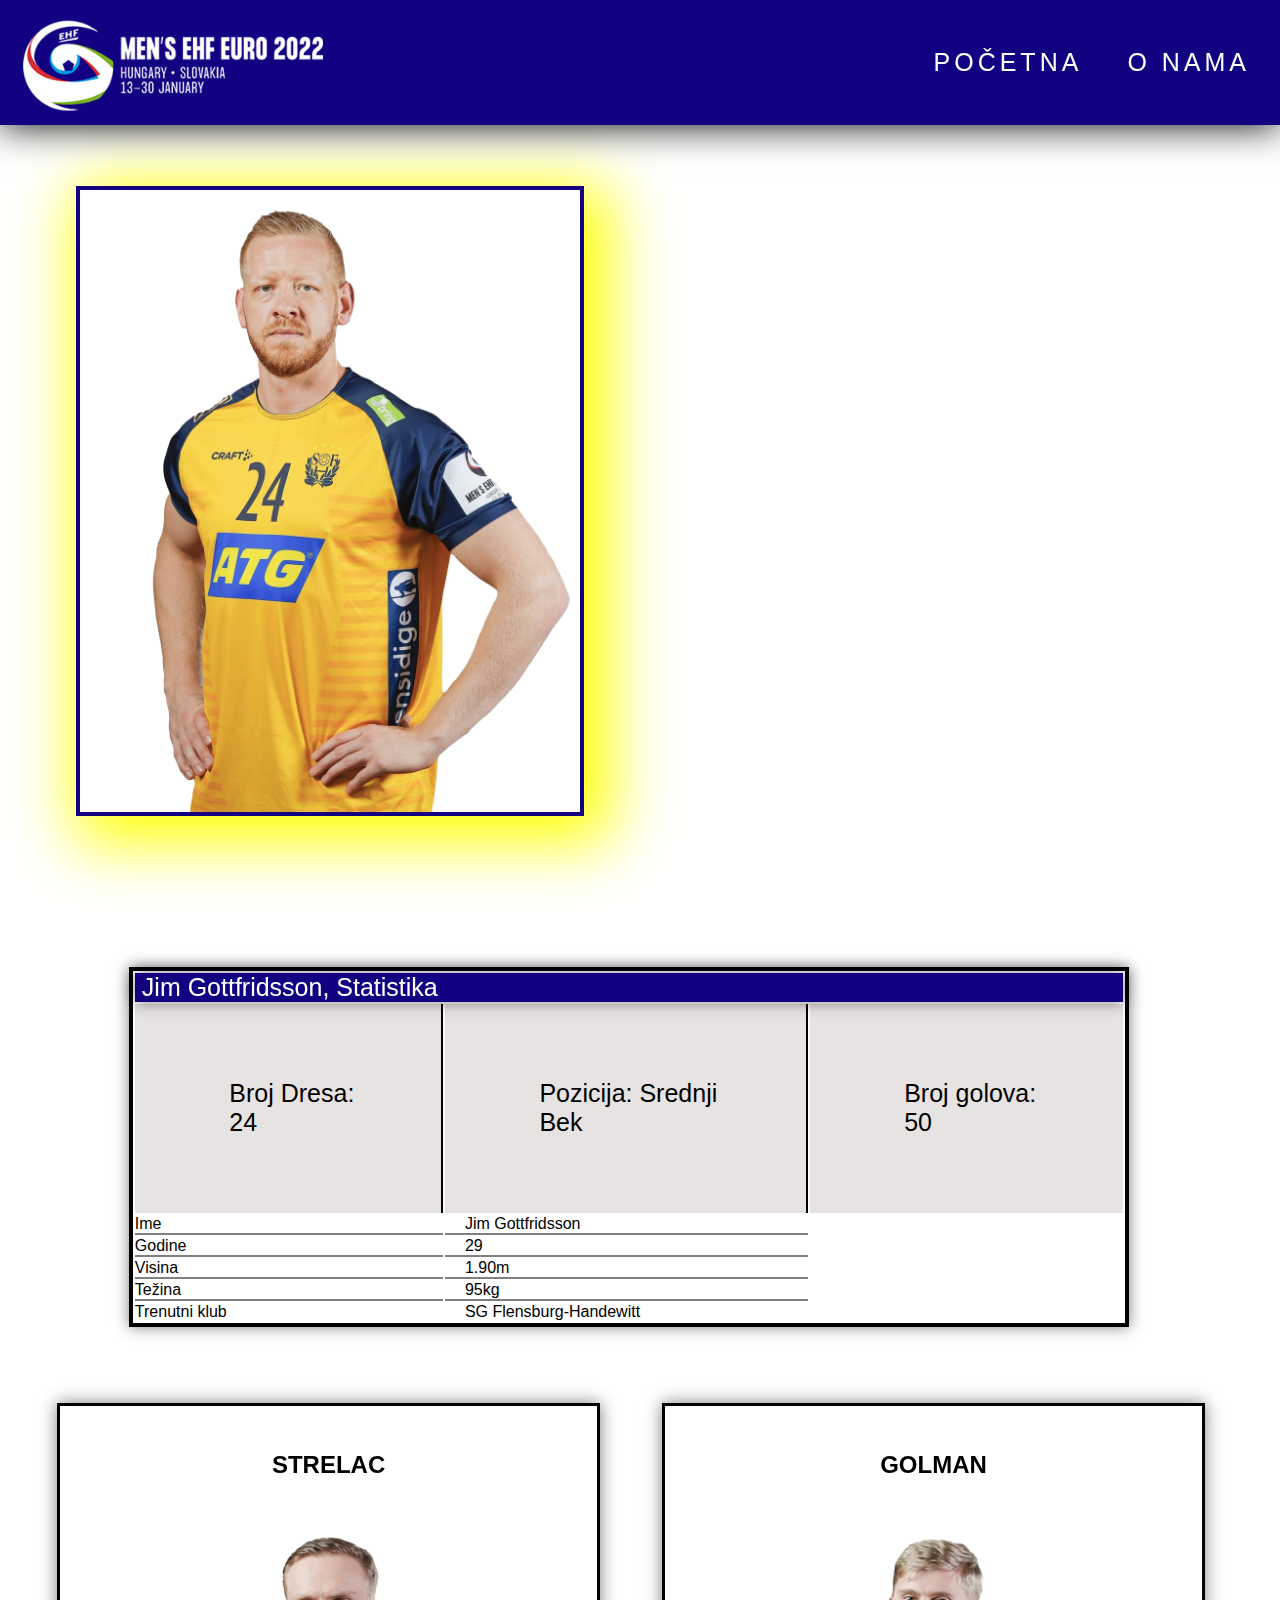
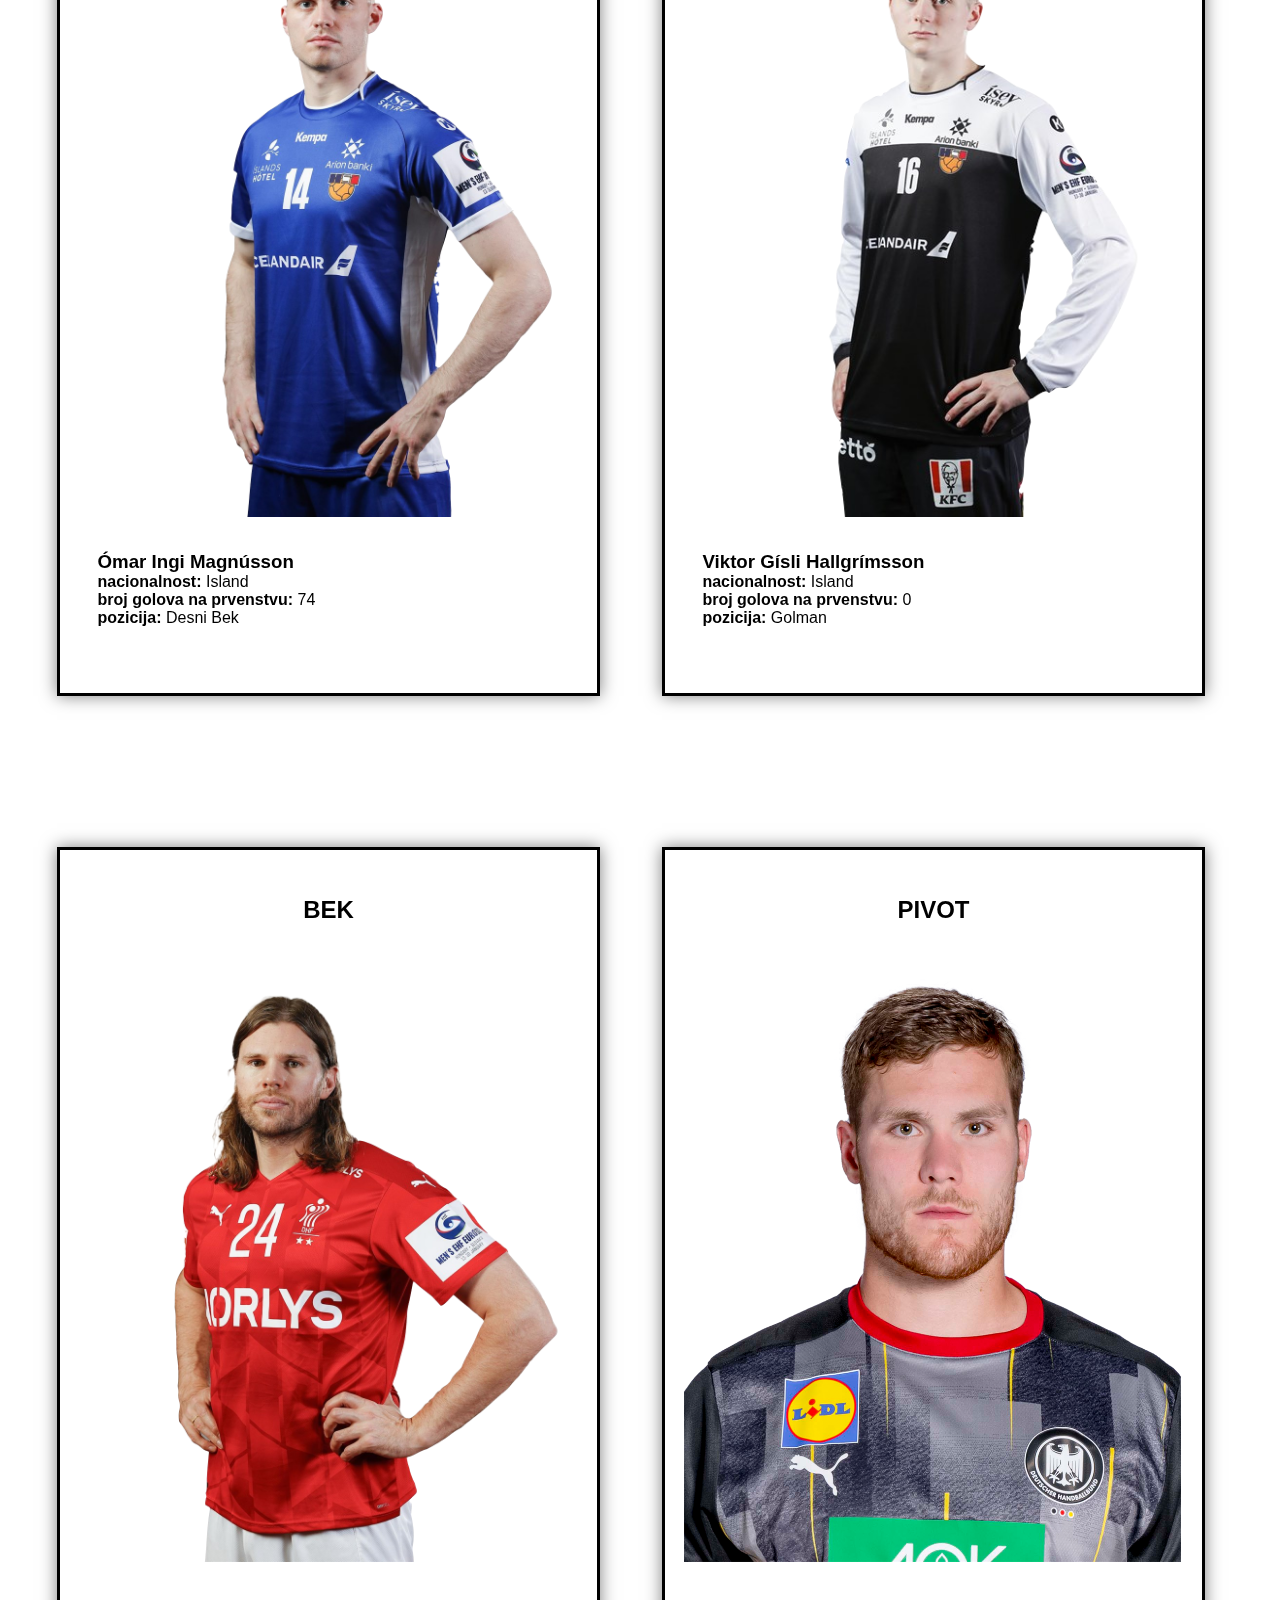
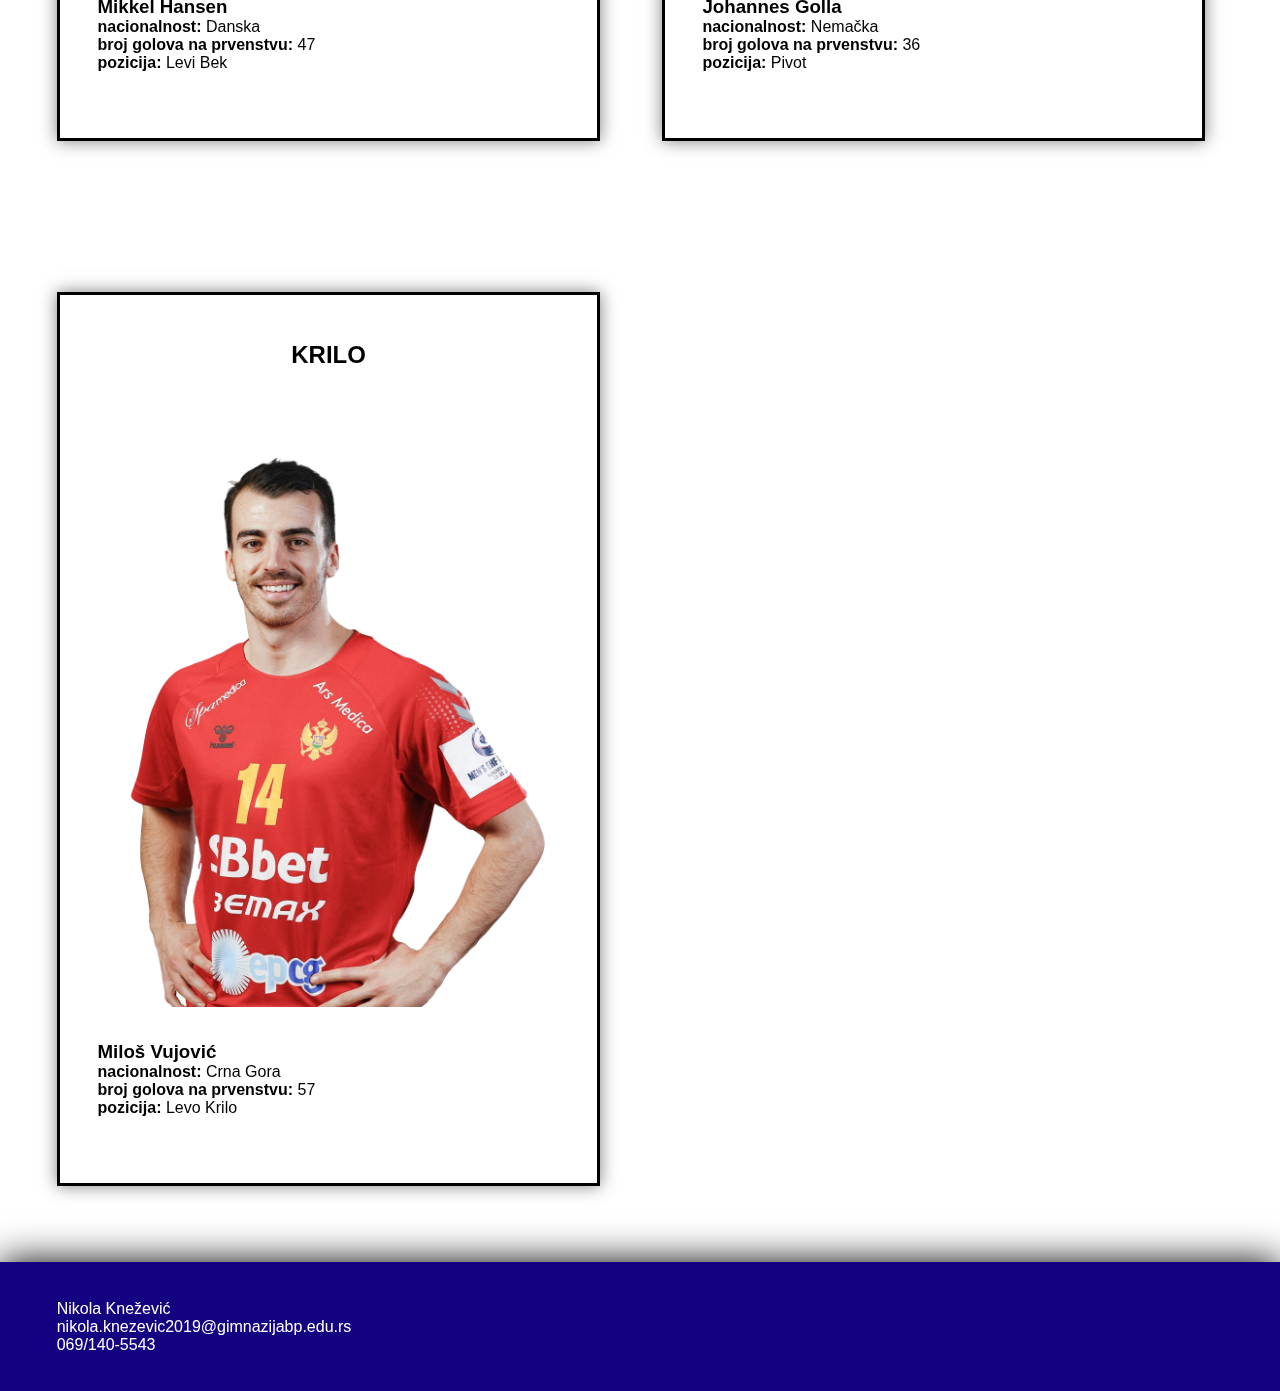
<file: mvp.html>
<html lang="en">
<head>
  <meta charset="UTF-8">
  <meta http-equiv="X-UA-Compatible" content="IE=edge">
  <meta name="viewport" content="width=device-width, initial-scale=1.0">
  <title>MVP</title>
  <link rel="stylesheet" href="pmvp.css">
  <link rel="stylesheet" href="pstyle.css">
</head>
<body>
  <header class="naslov"  style="max-width: auto;margin: auto;">
    <a href="index.html"><img id="logo" src="ehf.png"></a>
    <ul>
      <li><a href="index.html">POČETNA</a></li>
      <li><a href="onama.html">O NAMA</a></li>
    </ul>
  </header>
  <section class="sekcija"></section>
  
  <img src="mvp2.png" alt="" style="display: inline-block;width:500px;height: auto;border: 4px solid rgb(18, 1, 129);margin-top: 2cm;margin-left: 2cm;box-shadow: 13px 13px 60px 13px yellow;">

<!---TABELA--->
  <table class="tabela" style="background-color: white;margin-top:4cm;margin-right: 4cm;">
  <tr>
    <td class="tds" colspan="3" style="border-bottom: none;">Jim Gottfridsson, Statistika</td>
  </tr>
  <tr style="background-color: rgb(232, 227, 227);">
    <td style="font-size: 25px;border-right: 2px solid black;padding: 2cm;"><p id="d1">Broj Dresa: 24</p></td>
    <td style="font-size: 25px;border-right: 2px solid black;padding: 2cm;"><p>Pozicija: Srednji Bek</p></td>
    <td style="font-size: 25px;padding: 2cm;"><p style="text-align:center ;"><p>Broj golova: 50</p> </td>
  </tr>
  <tr style="border-bottom: 2px solid grey;">
    <td id="kec">Ime</td>
    <td id="dvojka">Jim Gottfridsson</td>
  </tr>
  <tr>
    <td id="kec">Godine</td>
    <td id="dvojka">29</td>
  </tr>
  <tr>
    <td id="kec">Visina</td>
    <td id="dvojka">1.90m</td>
  </tr>
  <tr>
    <td id="kec">Težina</td>
    <td id="dvojka">95kg</td>
  </tr>
  <tr>
    <td id="kec" style="border-bottom: none;">Trenutni klub</td>
    <td id="dvojka" style="border-bottom: none;">SG Flensburg-Handewitt</td>
  </tr>
</table>

<br><br>

<div class="dva"> <!---drugi deo stranice--->

  <div class="strelac"><a id="strelac1" href="strelac.html"> <!---STRELAC--->
    <h2>Strelac</h2>
<img class="strelac2" src="strelac2.png">
      <h3>Ómar Ingi Magnússon</h3>
      <p><b>nacionalnost:</b> Island</p>  
      <p><b>broj golova na prvenstvu:</b> 74</p>
      <p><b>pozicija:</b> Desni Bek</p>
  </a></div>

  <div class="golman"><a id="golman1" href="goša.html"> <!---GOLMAN--->
    <h2>Golman</h2>
<img class="golman2" src="golman2.png">
      <h3>Viktor Gísli Hallgrímsson</h3>
      <p><b>nacionalnost:</b> Island</p>  
      <p><b>broj golova na prvenstvu:</b> 0</p>
      <p><b>pozicija:</b> Golman</p>
  </a></div>

  <div class="bek"><a id="bek1" href="bek.html"> <!---BEK--->
    <h2>Bek</h2>
<img class="bek2" src="bek2.png">    
      <h3>Mikkel Hansen</h3>
      <p><b>nacionalnost:</b> Danska</p>  
      <p><b>broj golova na prvenstvu:</b> 47</p>
      <p><b>pozicija:</b> Levi Bek</p>
  </a></div>

  <div class="pivot"><a id="pivot1" href="pivot.html"> <!---PIVOT--->
    <h2>Pivot</h2>
<img class="pivot2" src="pivot2.png">
      <h3>Johannes Golla</h3>
      <p><b>nacionalnost:</b> Nemačka</p>  
      <p><b>broj golova na prvenstvu:</b> 36</p>
      <p><b>pozicija:</b> Pivot</p>
  </div></a>

  <div class="krilo"><a id="krilo1" href="krilo.html"> <!---KRILO--->
    <h2>Krilo</h2>
<img class="krilo2" src="krilo2.png">
      <h3>Miloš Vujović</h3>
  <p><b>nacionalnost:</b> Crna Gora</p>  
  <p><b>broj golova na prvenstvu:</b> 57</p>
  <p><b>pozicija:</b> Levo Krilo</p>
  </a></div>

<div>
  <p class="odjava">Nikola Knežević<br> nikola.knezevic2019@gimnazijabp.edu.rs<br>069/140-5543</p>
</div> 
</div>
</div>


</body>
</html>
</file>
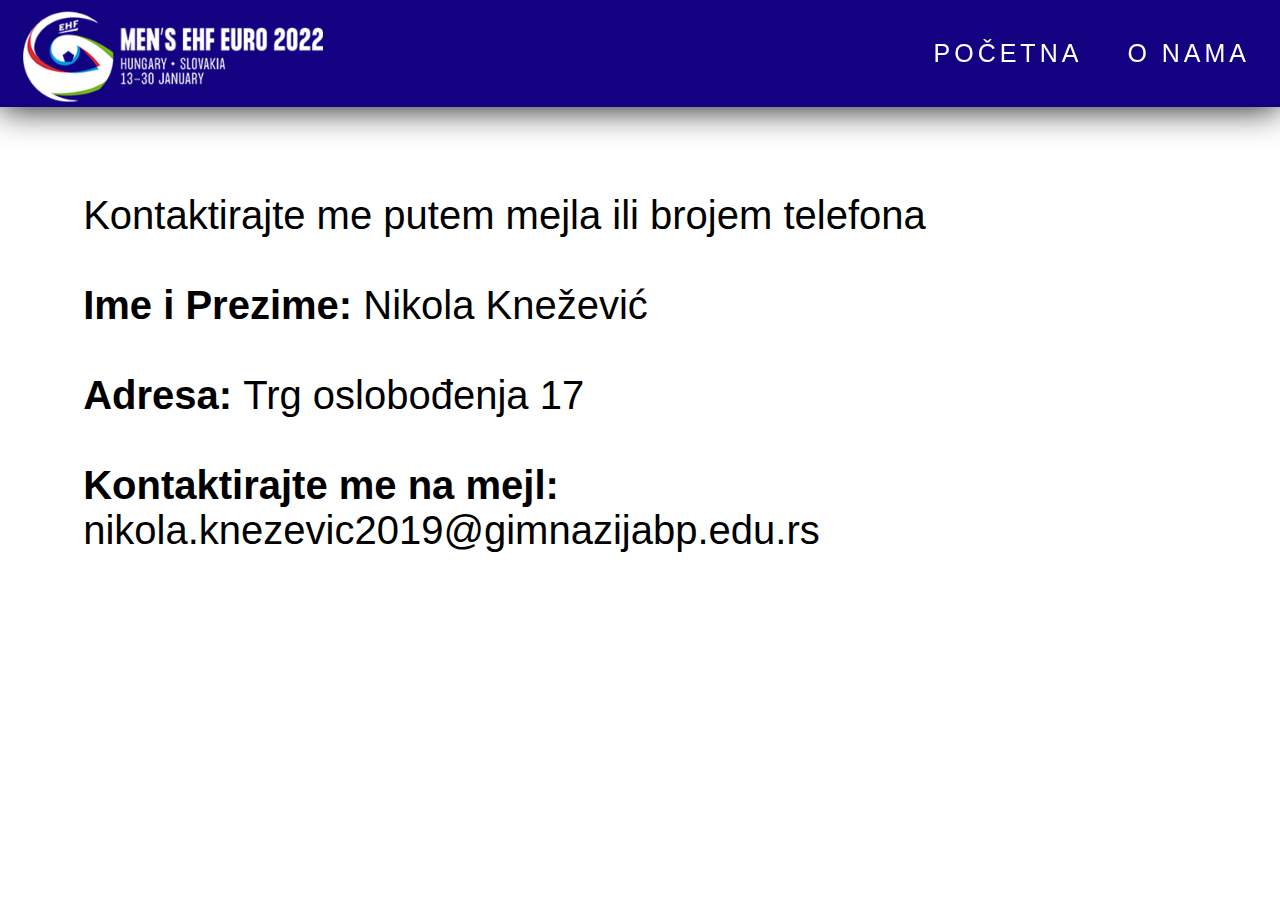
<file: onama.html>
<html lang="en">
<head>
  <meta charset="UTF-8">
  <meta http-equiv="X-UA-Compatible" content="IE=edge">
  <meta name="viewport" content="width=device-width, initial-scale=1.0">
  <title>Document</title>
  <link rel="stylesheet" href="pstyle.css">
</head>
<body>
  <header class="naslov"  style="max-width: auto;margin: auto;">
    <a href="index.html"><img id="logo" src="ehf.png"></a>
    <ul>
      <li><a href="index.html">POČETNA</a></li>
      <li><a href="onama.html">O NAMA</a></li>
    </ul>
  </header>

<div style="margin-left: 1.7cm;margin-top: 1cm;">

  <section class="sekcija"></section>
  <p style="font-size: 40px ;">
    <br>
    Kontaktirajte me putem mejla ili brojem telefona
    <br>
    <br>
   <b>Ime i Prezime: </b> Nikola Knežević<br> <br>
   <b>Adresa: </b> Trg oslobođenja 17<br> <br>
   <b>Kontaktirajte me na mejl: </b> nikola.knezevic2019@gimnazijabp.edu.rs<br> <br>
  </p>

</div>

</body>
</html>
</file>
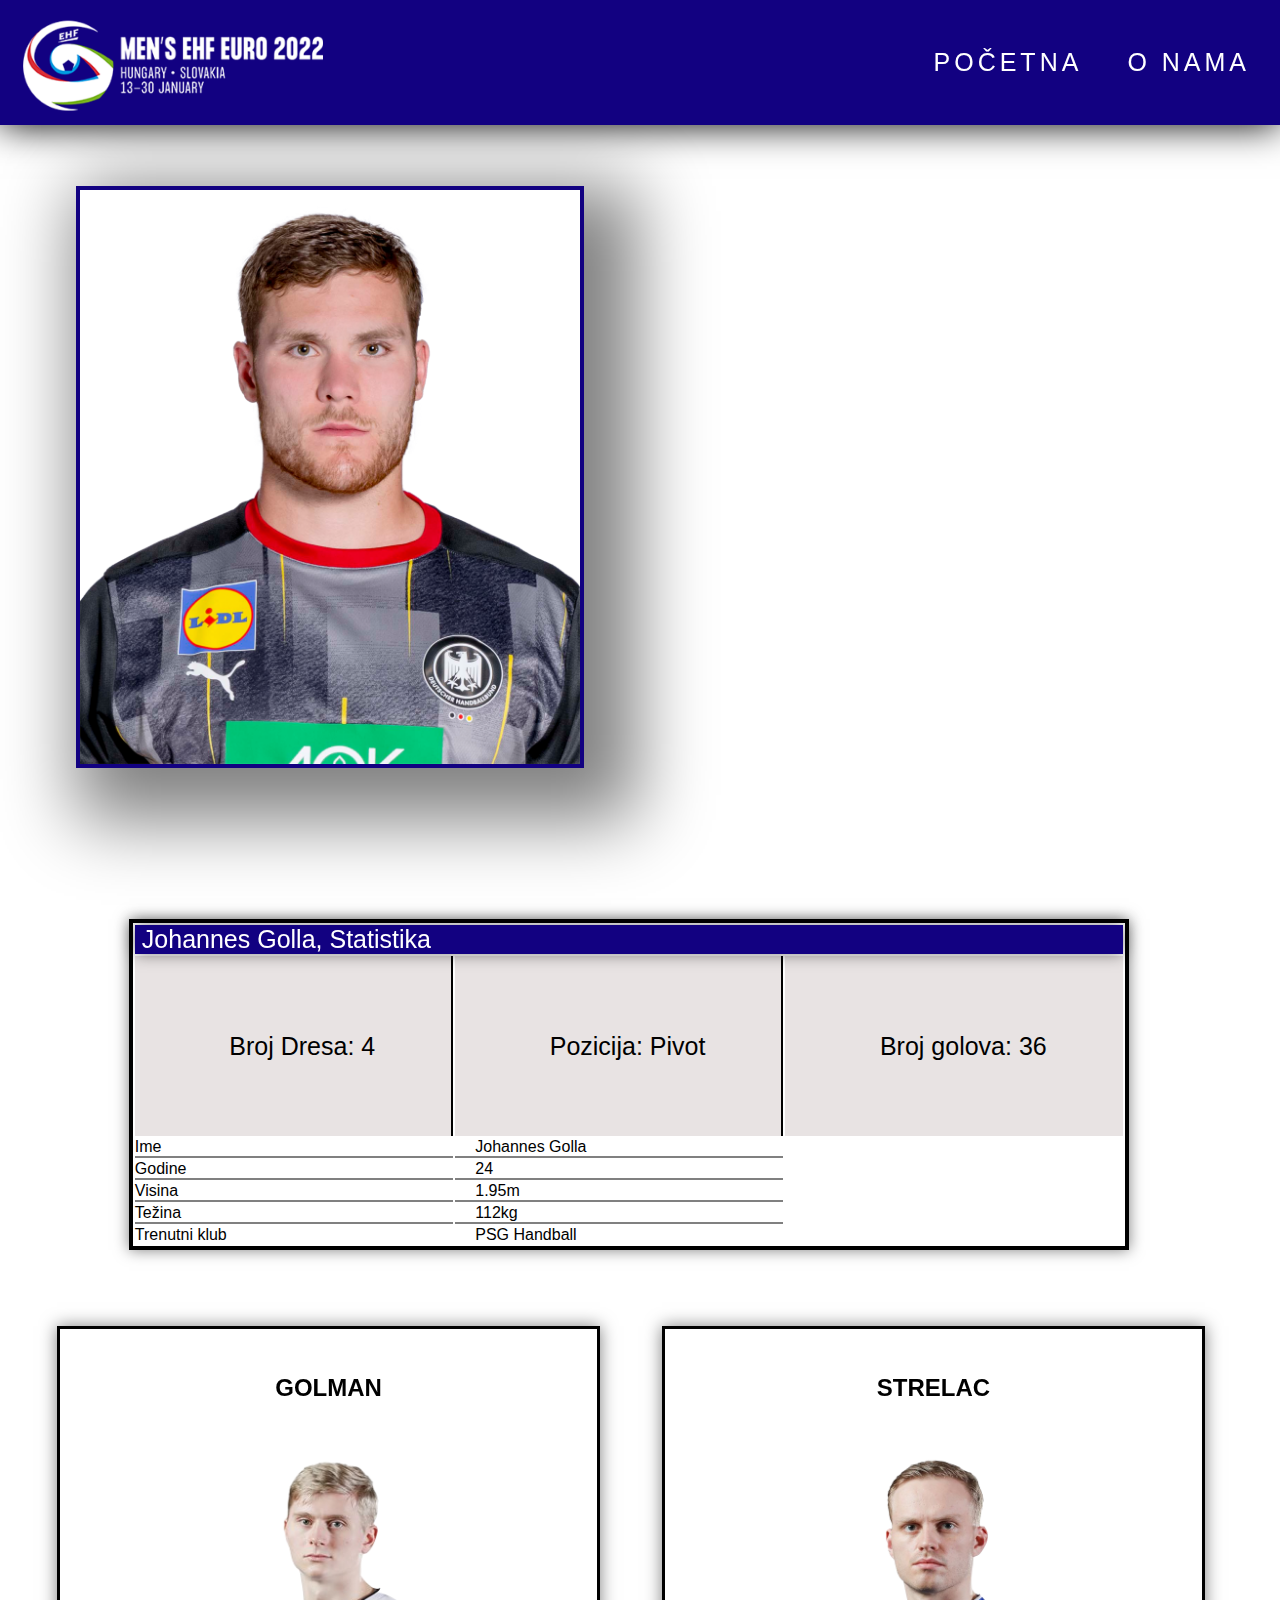
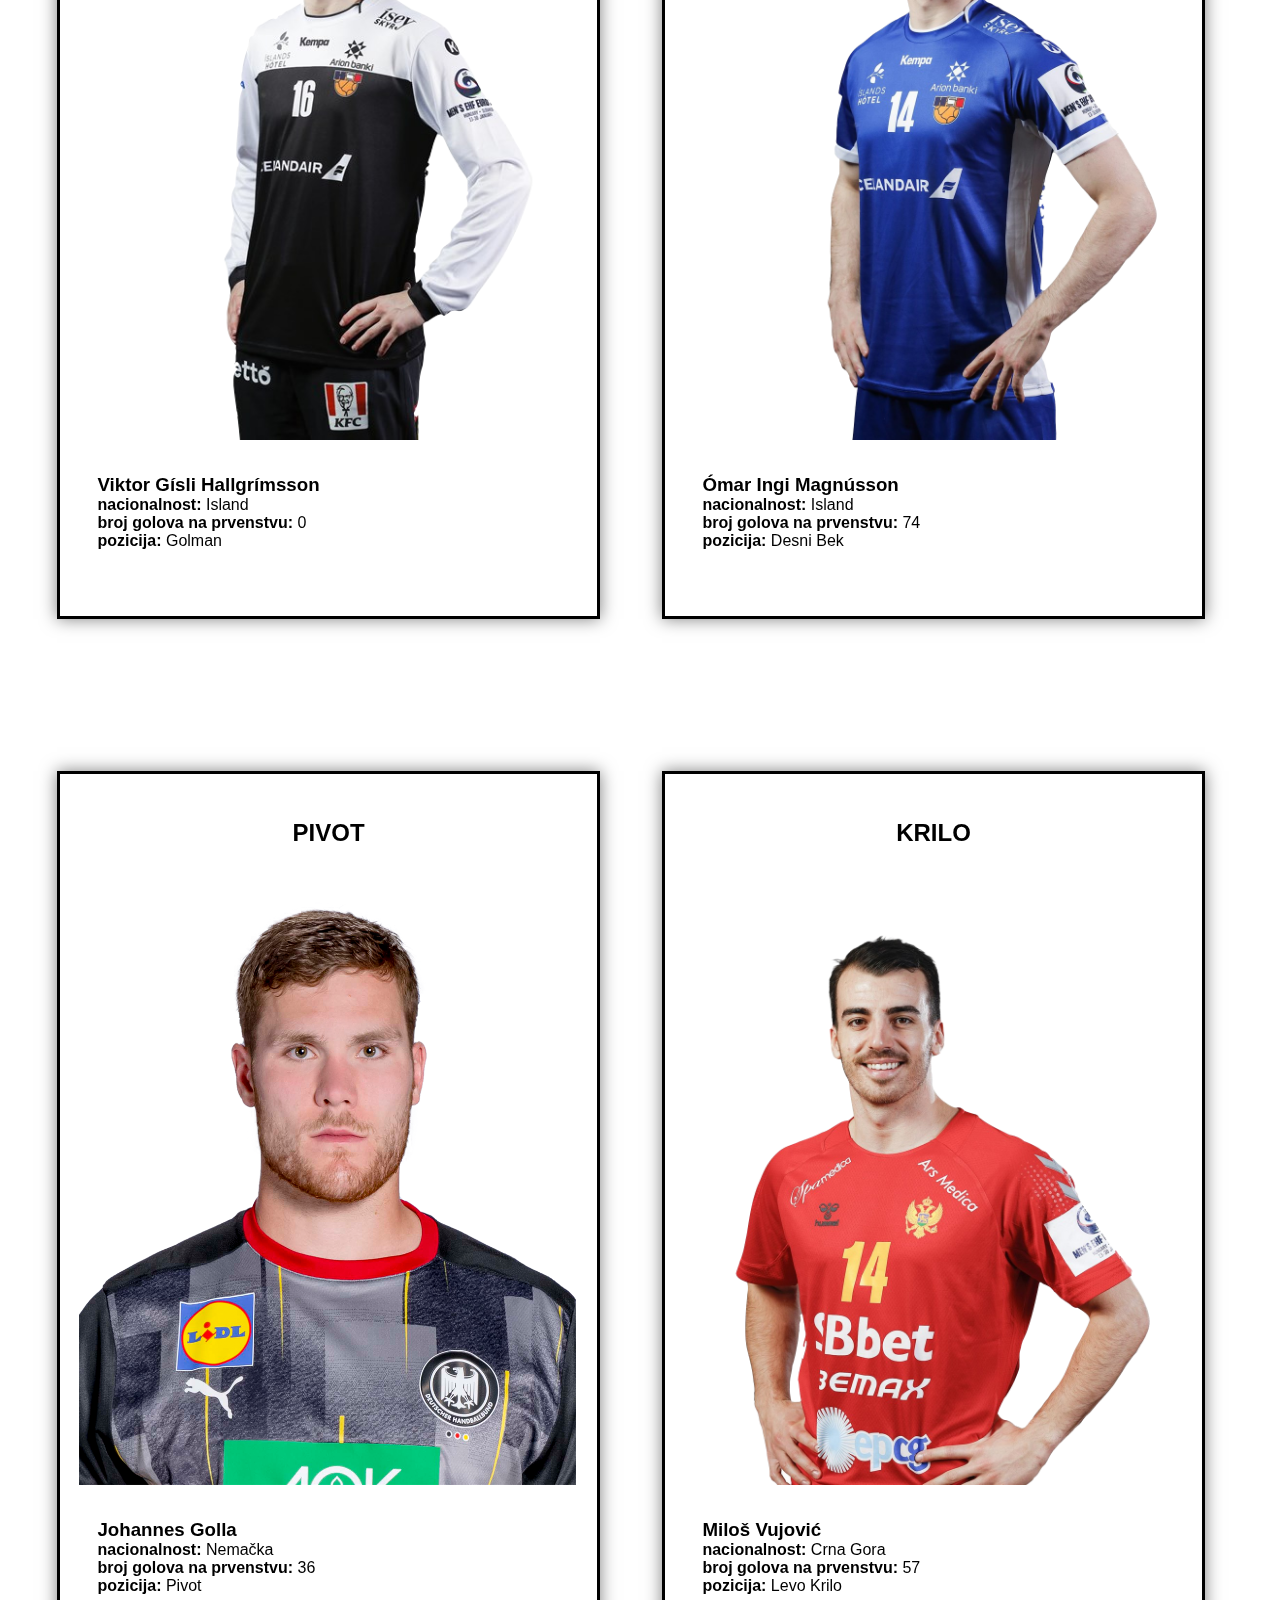
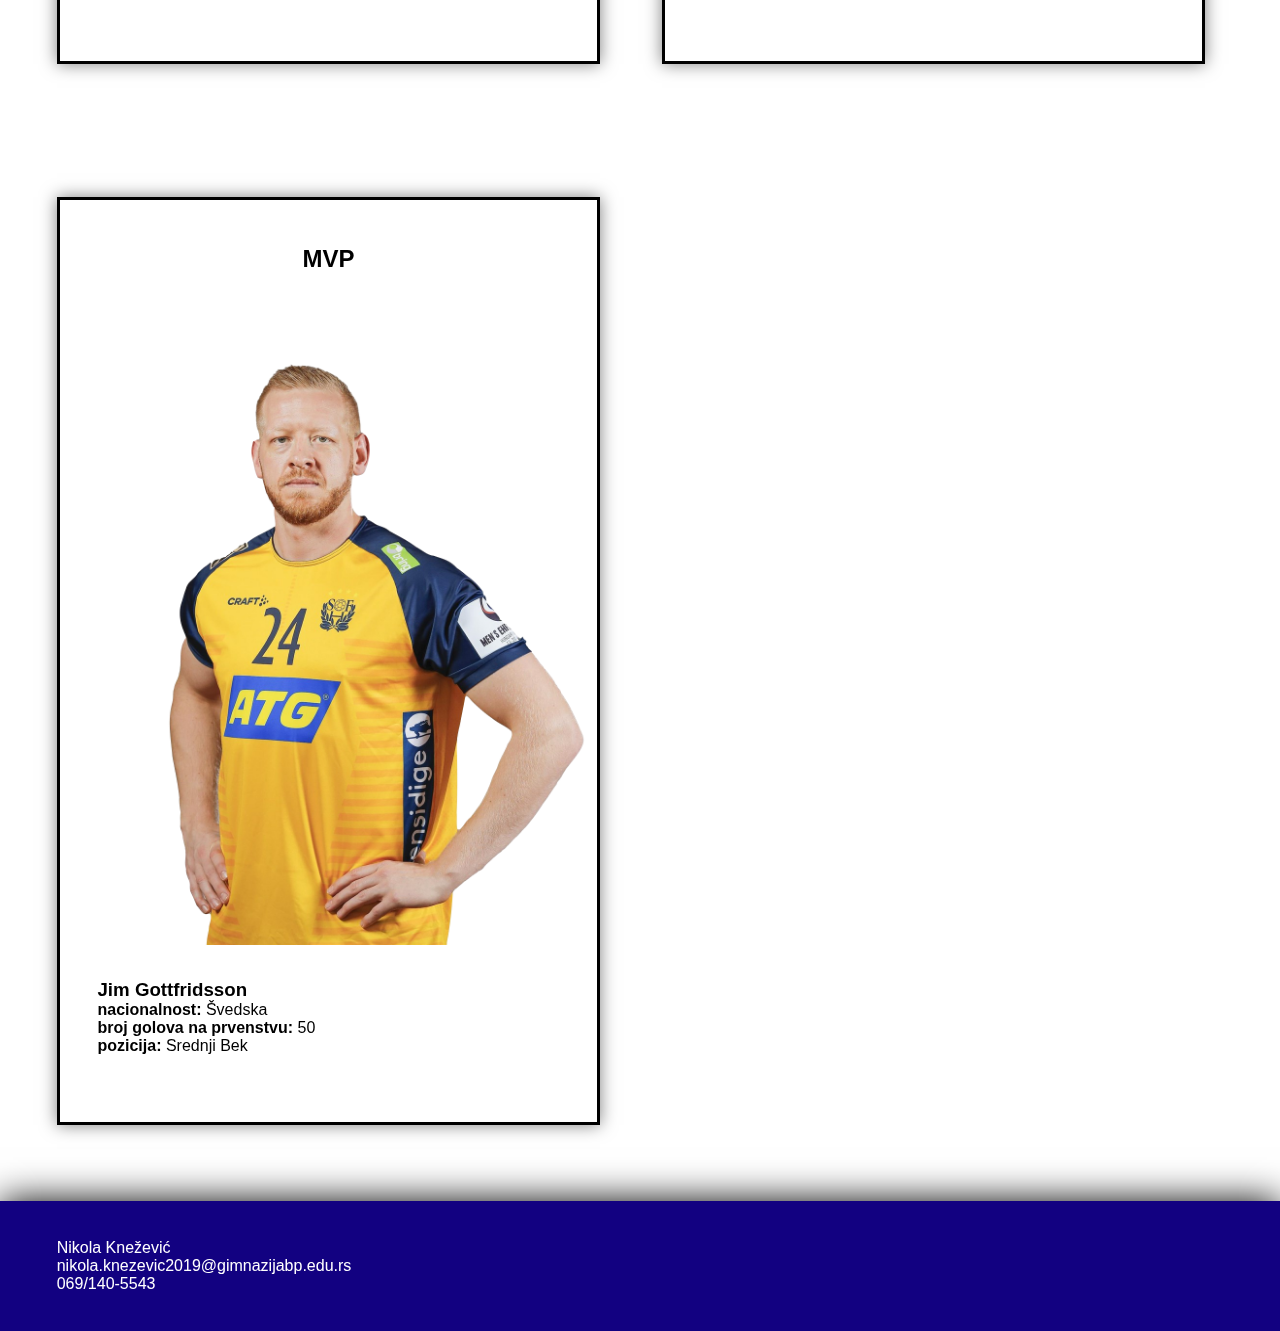
<file: pivot.html>
<html lang="en">
  <head>
    <meta charset="UTF-8">
    <meta http-equiv="X-UA-Compatible" content="IE=edge">
    <meta name="viewport" content="width=device-width, initial-scale=1.0">
    <title>Pivot</title>
    <link rel="stylesheet" href="pmvp.css">
    <link rel="stylesheet" href="pstyle.css">
  </head>
  <body>
    <header class="naslov"  style="max-width: auto;margin: auto;">
      <a href="index.html"><img id="logo" src="ehf.png"></a>
      <ul>
        <li><a href="index.html">POČETNA</a></li>
        <li><a href="onama.html">O NAMA</a></li>
      </ul>
    </header>
    <section class="sekcija"></section>
    
    <img src="pivot2.png" alt="" style="display: inline-block;width:500px;height: auto;border: 4px solid rgb(18, 1, 129);margin-top: 2cm;margin-left: 2cm;box-shadow: 26px 26px 70px 26px grey;">
  
  <!---TABELA--->
    <table class="tabela" style="background-color: white;margin-top:4cm;margin-right: 4cm;position: sticky;">
    <tr>
      <td class="tds" colspan="3" style="border-bottom: none;">Johannes Golla, Statistika</td>
    </tr>
    <tr style="background-color: rgb(232, 227, 227);">
      <td style="font-size: 25px;border-right: 2px solid black;padding: 2cm;"><p id="d1">Broj Dresa: 4</p></td>
      <td style="font-size: 25px;border-right: 2px solid black;padding: 2cm;"><p>Pozicija: Pivot</p></td>
      <td style="font-size: 25px;padding: 2cm;"><p style="text-align:center ;"><p>Broj golova: 36</p> </td>
    </tr>
    <tr style="border-bottom: 2px solid grey;">
      <td id="kec">Ime</td>
      <td id="dvojka">Johannes Golla</td>
    </tr>
    <tr>
      <td id="kec">Godine</td>
      <td id="dvojka">24</td>
    </tr>
    <tr>
      <td id="kec">Visina</td>
      <td id="dvojka">1.95m</td>
    </tr>
    <tr>
      <td id="kec">Težina</td>
      <td id="dvojka">112kg</td>
    </tr>
    <tr>
      <td id="kec" style="border-bottom: none;">Trenutni klub</td>
      <td id="dvojka" style="border-bottom: none;">PSG Handball</td>
    </tr>
  </table>
  
  <br><br>
  
  <div class="dva"> <!---drugi deo stranice--->
  
    
    <div class="golman"><a id="golman1" href="goša.html"> <!---GOLMAN--->
      <h2>Golman</h2>
  <img class="golman2" src="golman2.png">
        <h3>Viktor Gísli Hallgrímsson</h3>
        <p><b>nacionalnost:</b> Island</p>  
        <p><b>broj golova na prvenstvu:</b> 0</p>
        <p><b>pozicija:</b> Golman</p>
    </a></div>
  
    <div class="strelac"><a id="strelac1" href="strelac.html"> <!---STRELAC--->
      <h2>Strelac</h2>
  <img class="strelac2" src="strelac2.png">
        <h3>Ómar Ingi Magnússon</h3>
        <p><b>nacionalnost:</b> Island</p>  
        <p><b>broj golova na prvenstvu:</b> 74</p>
        <p><b>pozicija:</b> Desni Bek</p>
    </a></div>
    
  
    <div class="pivot"><a id="pivot1" href="pivot.html"> <!---PIVOT--->
      <h2>Pivot</h2>
  <img class="pivot2" src="pivot2.png">
        <h3>Johannes Golla</h3>
        <p><b>nacionalnost:</b> Nemačka</p>  
        <p><b>broj golova na prvenstvu:</b> 36</p>
        <p><b>pozicija:</b> Pivot</p>
    </div></a>
  
    <div class="krilo"><a id="krilo1" href="krilo.html"> <!---KRILO--->
      <h2>Krilo</h2>
  <img class="krilo2" src="krilo2.png">
        <h3>Miloš Vujović</h3>
    <p><b>nacionalnost:</b> Crna Gora</p>  
    <p><b>broj golova na prvenstvu:</b> 57</p>
    <p><b>pozicija:</b> Levo Krilo</p>
    </a></div>
  
  <div>
    <a id="mvp1" href="mvp.html"> <!---MVP--->
      <h2>Mvp</h2>
        <img class="mvp2" src="mvp2.png">
          <h3>Jim Gottfridsson</h3>
            <p><b>nacionalnost:</b> Švedska</p>  
            <p><b>broj golova na prvenstvu:</b> 50</p>
            <p><b>pozicija:</b> Srednji Bek</p>
    </a>
  </div>
  
  <div>
    <p class="odjava">Nikola Knežević<br> nikola.knezevic2019@gimnazijabp.edu.rs<br>069/140-5543</p>
  </div> 
  </div>
  </div>
  
  
  </body>
  </html>
</file>
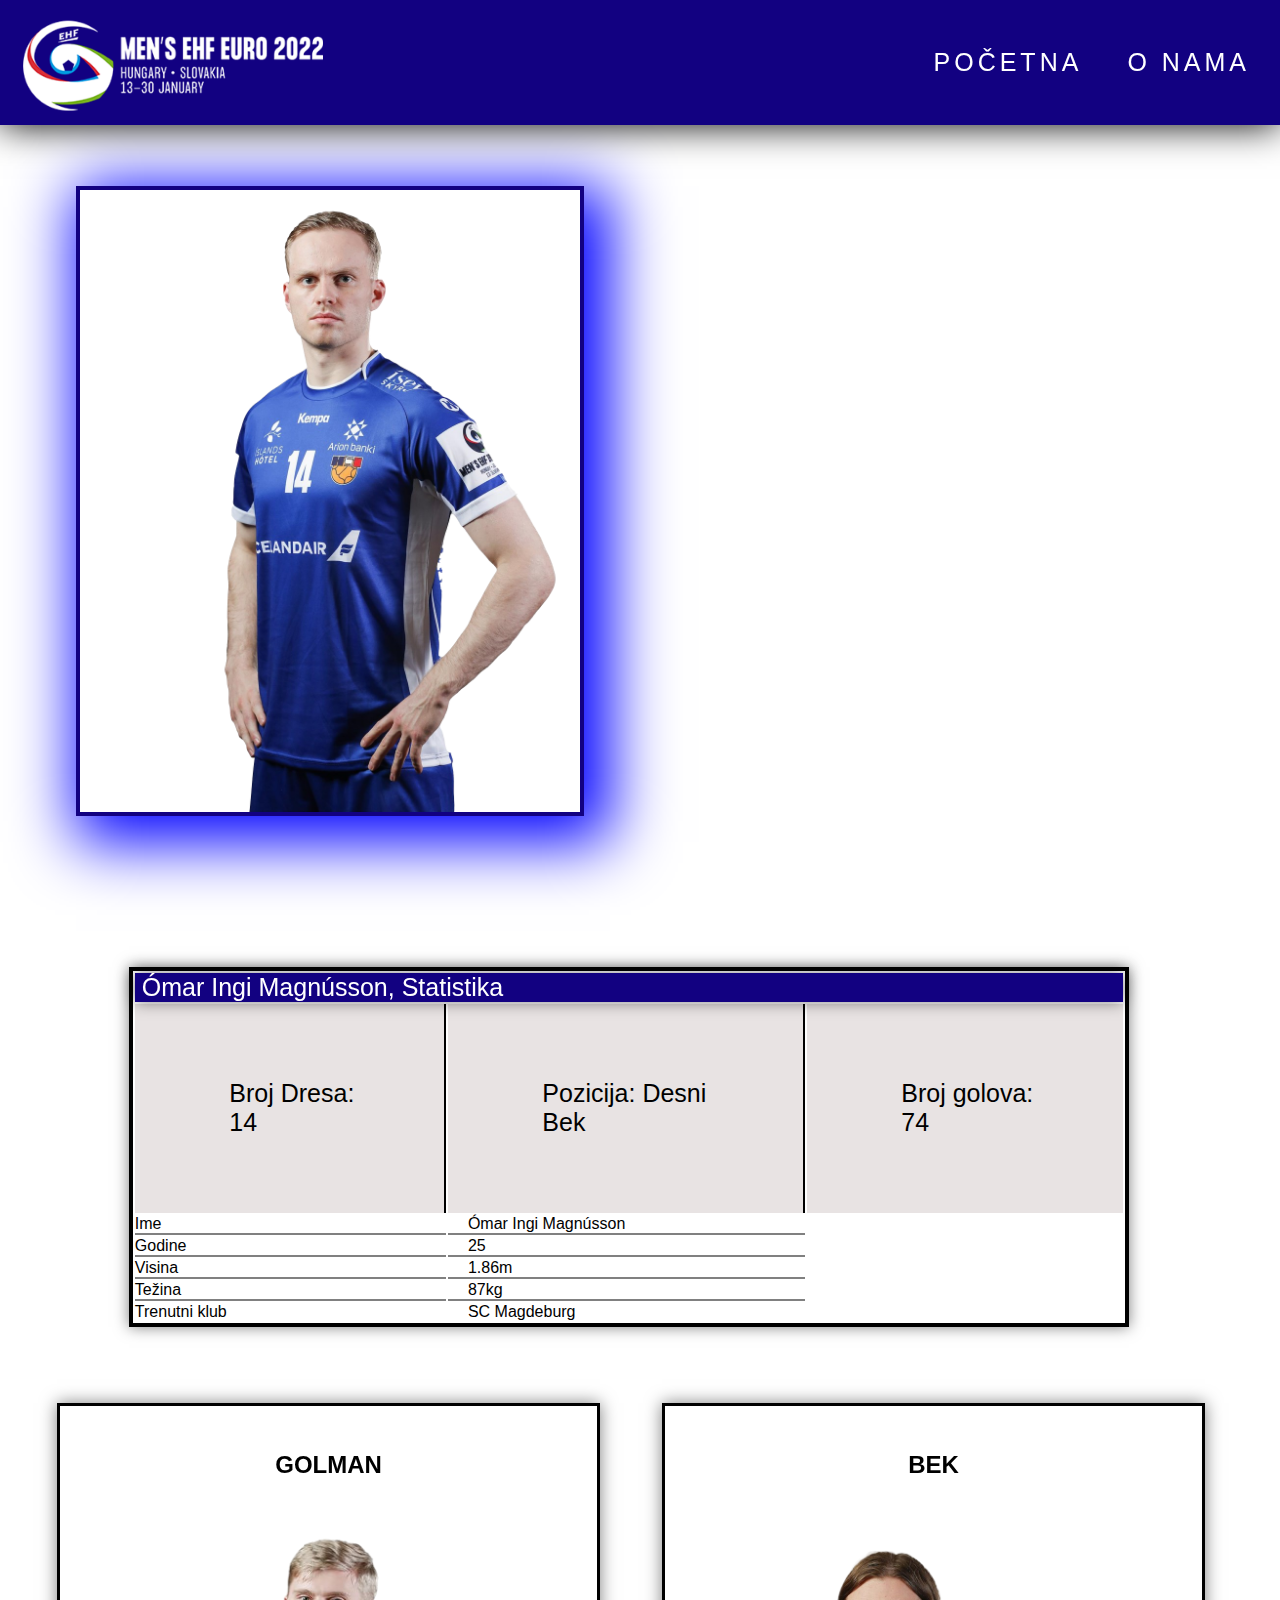
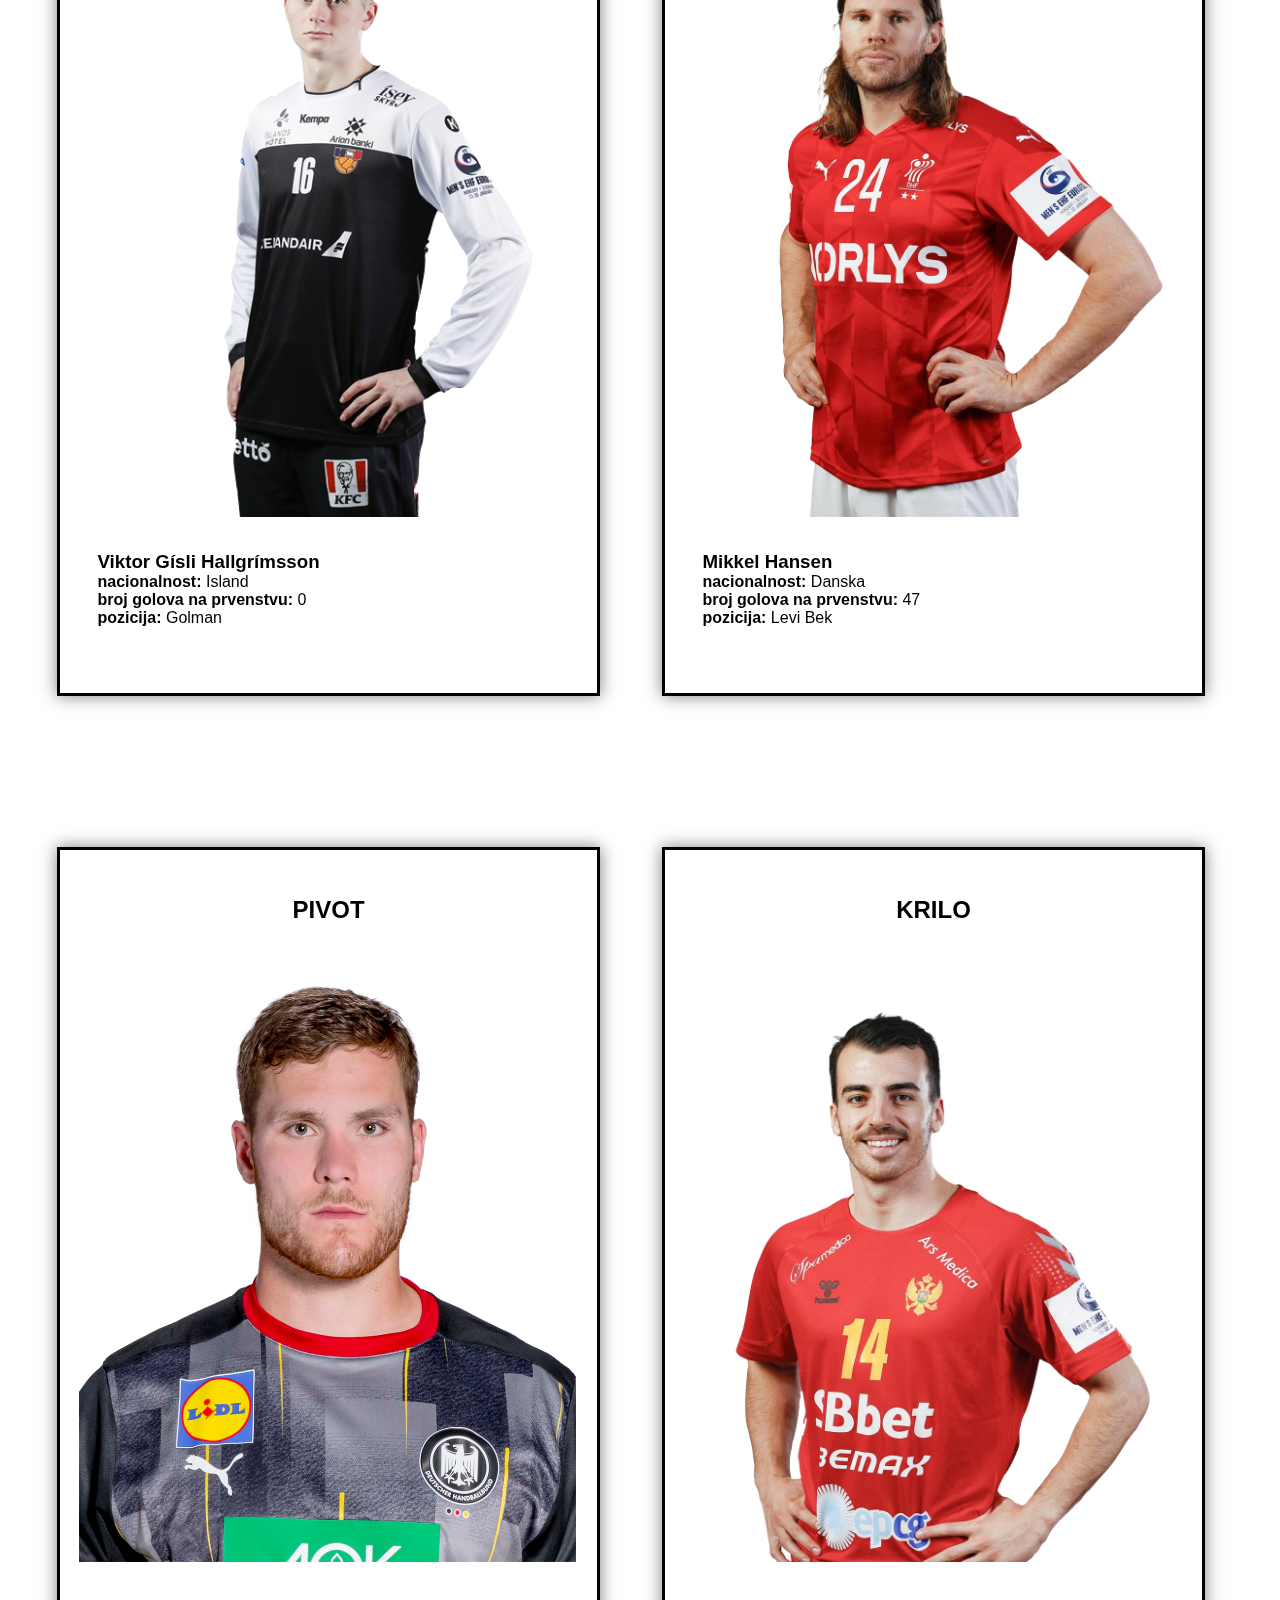
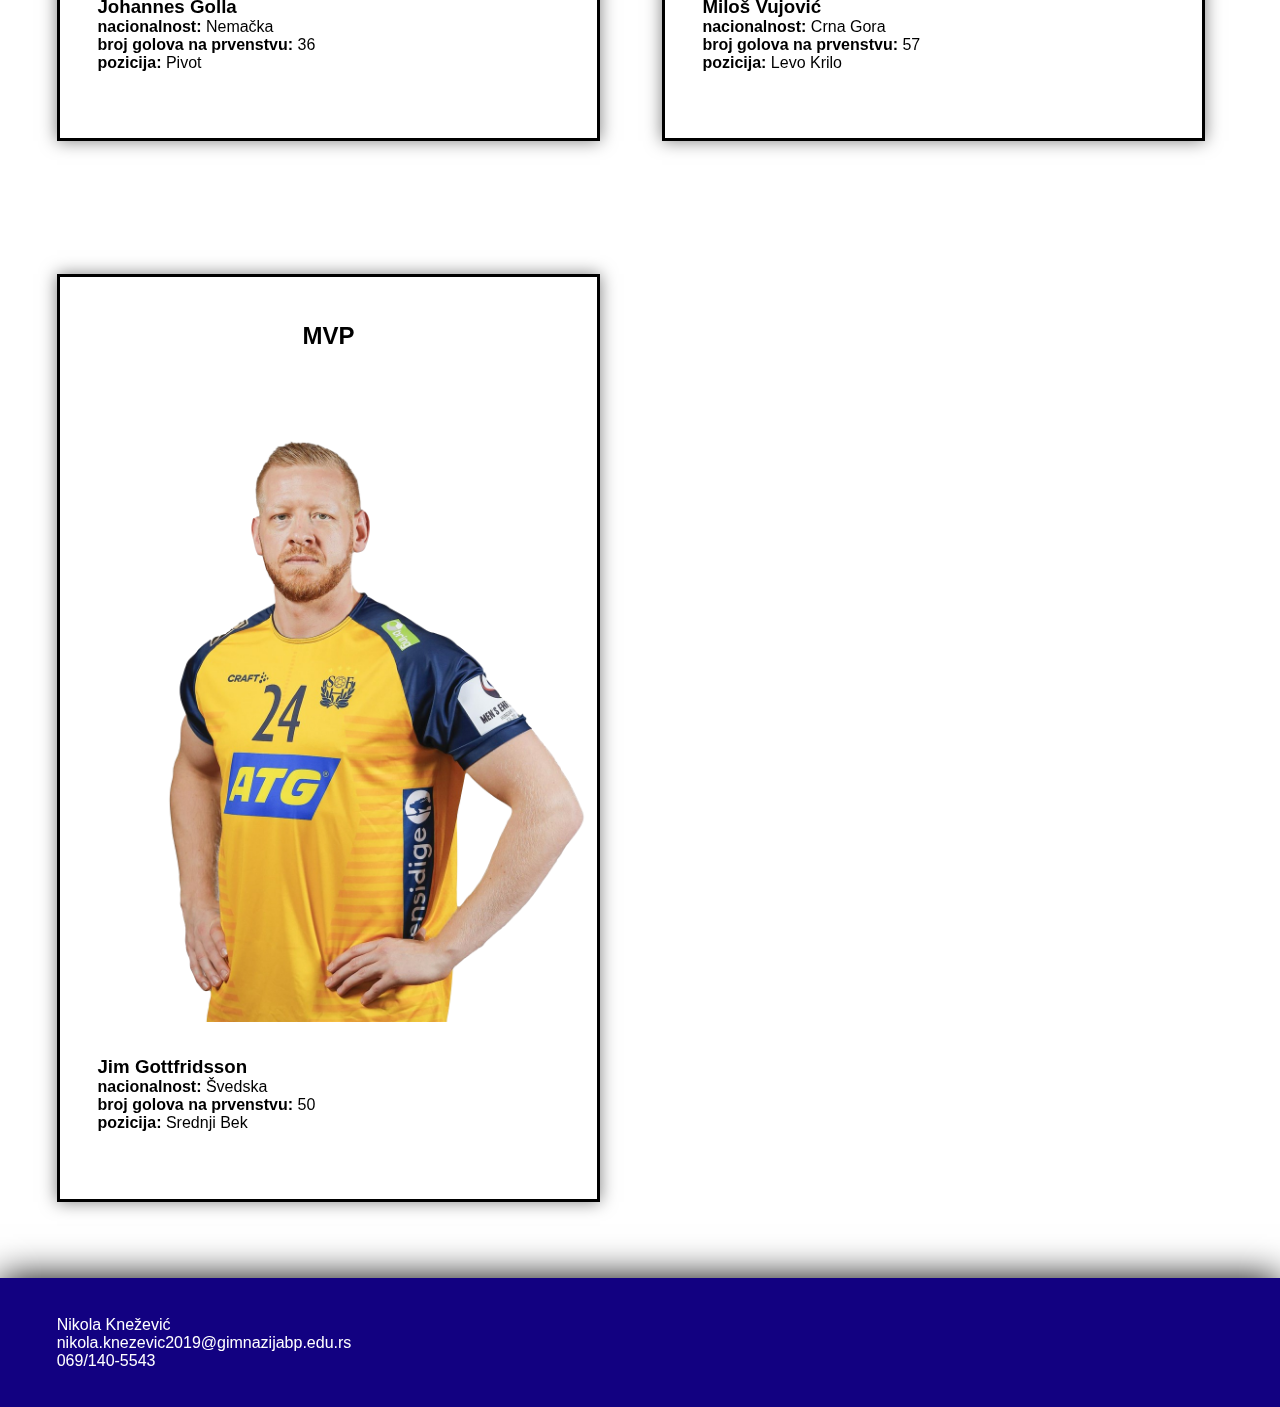
<file: strelac.html>
<html lang="en">
<head>
  <meta charset="UTF-8">
  <meta http-equiv="X-UA-Compatible" content="IE=edge">
  <meta name="viewport" content="width=device-width, initial-scale=1.0">
  <title>Najbolji Strelac</title>
  <link rel="stylesheet" href="pmvp.css">
  <link rel="stylesheet" href="pstyle.css">
</head>
<body>
  <header class="naslov"  style="max-width: auto;margin: auto;">
    <a href="index.html"><img id="logo" src="ehf.png"></a>
    <ul>
      <li><a href="index.html">POČETNA</a></li>
      <li><a href="onama.html">O NAMA</a></li>
    </ul>
  </header>
  <section class="sekcija"></section>
  
  <img src="strelac2.png" alt="" style="display: inline-block;width:500px;height: auto;border: 4px solid rgb(18, 1, 129);margin-top: 2cm;margin-left: 2cm;box-shadow: 13px 13px 60px 13px blue;">

<!---TABELA--->
  <table class="tabela" style="background-color: white;margin-top:4cm;margin-right: 4cm;position: sticky;">
  <tr>
    <td class="tds" colspan="3" style="border-bottom: none;">Ómar Ingi Magnússon, Statistika</td>
  </tr>
  <tr style="background-color: rgb(232, 227, 227);">
    <td style="font-size: 25px;border-right: 2px solid black;padding: 2cm;"><p id="d1">Broj Dresa: 14</p></td>
    <td style="font-size: 25px;border-right: 2px solid black;padding: 2cm;"><p>Pozicija: Desni Bek</p></td>
    <td style="font-size: 25px;padding: 2cm;"><p style="text-align:center ;"><p>Broj golova: 74</p> </td>
  </tr>
  <tr style="border-bottom: 2px solid grey;">
    <td id="kec">Ime</td>
    <td id="dvojka">Ómar Ingi Magnússon</td>
  </tr>
  <tr>
    <td id="kec">Godine</td>
    <td id="dvojka">25</td>
  </tr>
  <tr>
    <td id="kec">Visina</td>
    <td id="dvojka">1.86m</td>
  </tr>
  <tr>
    <td id="kec">Težina</td>
    <td id="dvojka">87kg</td>
  </tr>
  <tr>
    <td id="kec" style="border-bottom: none;">Trenutni klub</td>
    <td id="dvojka" style="border-bottom: none;">SC Magdeburg</td>
  </tr>
</table>

<br><br>

<div class="dva"> <!---drugi deo stranice--->

  
  <div class="golman"><a id="golman1" href="goša.html"> <!---GOLMAN--->
    <h2>Golman</h2>
<img class="golman2" src="golman2.png">
      <h3>Viktor Gísli Hallgrímsson</h3>
      <p><b>nacionalnost:</b> Island</p>  
      <p><b>broj golova na prvenstvu:</b> 0</p>
      <p><b>pozicija:</b> Golman</p>
  </a></div>

  <div class="bek"><a id="bek1" href="bek.html"> <!---BEK--->
    <h2>Bek</h2>
<img class="bek2" src="bek2.png">    
      <h3>Mikkel Hansen</h3>
      <p><b>nacionalnost:</b> Danska</p>  
      <p><b>broj golova na prvenstvu:</b> 47</p>
      <p><b>pozicija:</b> Levi Bek</p>
  </a></div>

  <div class="pivot"><a id="pivot1" href="pivot.html"> <!---PIVOT--->
    <h2>Pivot</h2>
<img class="pivot2" src="pivot2.png">
      <h3>Johannes Golla</h3>
      <p><b>nacionalnost:</b> Nemačka</p>  
      <p><b>broj golova na prvenstvu:</b> 36</p>
      <p><b>pozicija:</b> Pivot</p>
  </div></a>

  <div class="krilo"><a id="krilo1" href="krilo.html"> <!---KRILO--->
    <h2>Krilo</h2>
<img class="krilo2" src="krilo2.png">
      <h3>Miloš Vujović</h3>
  <p><b>nacionalnost:</b> Crna Gora</p>  
  <p><b>broj golova na prvenstvu:</b> 57</p>
  <p><b>pozicija:</b> Levo Krilo</p>
  </a></div>

<div>
  <a id="mvp1" href="mvp.html"> <!---MVP--->
    <h2>Mvp</h2>
      <img class="mvp2" src="mvp2.png">
        <h3>Jim Gottfridsson</h3>
          <p><b>nacionalnost:</b> Švedska</p>  
          <p><b>broj golova na prvenstvu:</b> 50</p>
          <p><b>pozicija:</b> Srednji Bek</p>
  </a>
</div>


<div>
  <p class="odjava">Nikola Knežević<br> nikola.knezevic2019@gimnazijabp.edu.rs<br>069/140-5543</p>
</div> 
</div>
</div>


</body>
</html>
</file>
<file: pstyle.css>
*{
  margin: 0;
  padding: 0;
  font-family: -apple-system, BlinkMacSystemFont, 'Segoe UI', Roboto, Oxygen, Ubuntu, Cantarell, 'Open Sans', 'Helvetica Neue', sans-serif;
  text-decoration: none;
}
.naslov{
  position: fixed;
  top: 0;
  left: 0;
  width: 100%;
  display: flex;
  justify-content: space-between;
  align-items: center;
  transition: 0.6s;
  background: rgb(18, 1, 129) ;
  box-shadow:  0px 0px 36px 0px rgba(0, 0, 0, 2);
  backdrop-filter:blur(3px);
  color: white;
  font-size: 25px;
  text-decoration: none;
  z-index: 100000;
}
header ul {
  position: relative;
  display: flex;
  justify-content: center;
  align-items: center;
}
header ul li{
  position: relative;
  list-style: none;
}
header ul li a{
  position: relative;
  margin: 0 15px;
  text-decoration: none;
  color: #fff;
  letter-spacing: 4px;
  transition: 0.6s;
  font-weight: 500px;
  padding-right: 15px;
}
.sekcija{
  position: relative;
  height: 110px;
}
.pocetna {
  text-align: right;
  color: white;
  font-size: 25px;
  text-decoration: none;
  border: 2px solid white;
  padding: 6px 6px 6px 6px;
  background: rgba(0, 0, 0, 0.8) ;
  backdrop-filter:blur(10px);
  border-radius: 10px;
}
.pocetna:hover {
  background: rgba(255,255,255,0.5) ;
  backdrop-filter:blur(3px);
  color: black;
  border: 2px solid black;
  -ms-zoom-animation: 0.9s;
  transition: 0.9s;
}
.onama {
  color: white;
  font-size: 25px;
  text-decoration: none;
  margin-left: 17.3px;
  border: 2px solid white;
  padding: 6px 6px 6px 6px;
  background: rgba(0,0,0,0.8) ;
  backdrop-filter:blur(10px);
  border-radius: 10px;
}
.onama:hover {
  background: transparent ;
  backdrop-filter:blur(3px);
  color: black;
  border: 2px solid black;
  -ms-zoom-animation: 0.9s;
  transition: 0.9s;
}
#logo {
  width: 300px;
  align-content: left;
  margin-top: 7px;
  margin-left: 23px;
}
h1 {
  font-size: 40px;
  color: white;
  text-align: center;
  margin-top: 1cm;
  margin-bottom: 1cm;
  background: linear-gradient(black, black, black, black);
  -webkit-background-clip: text;
  -webkit-text-stroke: 7px transparent;
}
h2, h3 {
  color: black;
}
h2 {
  text-align: center;
  text-transform: uppercase;
  background: linear-gradient(white, white, white, white);
  -webkit-background-clip: text;
  -webkit-text-stroke: 7px transparent;
  margin-bottom: 1cm;
  margin-top: 0.7cm;
}
h3 {
  color: black;
  margin-top: 0.9cm;
  margin-left: 0.5cm;
}
p {
  color: black;
  margin-left: 0.5cm;
}
/**DRUGI DEO STRANICE***/
.dva{
  display: inline-block;
}
/**IGRAČI***/
.mvp{
  display: inline-block;
  border: 3px solid black;
  background: rgba(255,255,255,0.5) ;
  box-shadow:  0px 0px 16px 0px rgba(0,0,0,0.5);
  backdrop-filter:blur(3px);
  padding: 0.5cm;
  width: 500px;
  height: 850px;
  margin-left: 1.5cm;
  margin-top: 1.5cm;
}
.strelac{
  display: inline-block;
  border: 3px solid black;
  background: rgba(255,255,255,0.5) ;
  box-shadow:  0px 0px 16px 0px rgba(0,0,0,0.5);
  backdrop-filter:blur(3px);
  padding: 0.5cm;
  width: 500px;
  height: 850px;
  margin-left: 1.5cm;
  margin-top: 2cm;
  margin-bottom: 2cm;
}
.golman{
  display: inline-block;
  border: 3px solid black;
  background: rgba(255,255,255,0.5) ;
  box-shadow:  0px 0px 16px 0px rgba(0,0,0,0.5);
  backdrop-filter:blur(3px);
  padding: 0.5cm;
  width: 500px;
  height: 850px;
  margin-left: 1.5cm;
  margin-top: 2cm;
  margin-bottom: 2cm;
}
.bek{
  display: inline-block;
  border: 3px solid black;
  background: rgba(255,255,255,0.5) ;
  box-shadow:  0px 0px 16px 0px rgba(0,0,0,0.5);
  backdrop-filter:blur(3px);
  padding: 0.5cm;
  width: 500px;
  height: 850px;
  margin-left: 1.5cm;
  margin-top: 2cm;
  margin-bottom: 2cm;
}
.pivot{
  display: inline-block;
  border: 3px solid black;
  background: rgba(255,255,255,0.5) ;
  box-shadow:  0px 0px 16px 0px rgba(0,0,0,0.5);
  backdrop-filter:blur(3px);
  padding: 0.5cm;
  width: 500px;
  height: 850px;
  margin-left: 1.5cm;
  margin-top: 2cm;
  margin-bottom: 2cm;
}
.krilo{
  display: inline-block;
  border: 3px solid black;
  background: rgba(255,255,255,0.5) ;
  box-shadow:  0px 0px 16px 0px rgba(0,0,0,0.5);
  backdrop-filter:blur(3px);
  padding: 0.5cm;
  width: 500px;
  height: 850px;
  margin-left: 1.5cm;
  margin-top: 2cm;
  margin-bottom: 2cm;
}
/*HOVERI**/
.mvp:hover{
  background: transparent ;
  backdrop-filter:blur(3px);
  color: black;
  -ms-zoom-animation: 0.9s;
  transition: 0.9s;
  box-shadow: 16px 16px 70px 16px yellow;
}
.strelac:hover{
  background: transparent ;
  backdrop-filter:blur(3px);
  color: black;
  -ms-zoom-animation: 0.9s;
  transition: 0.9s;
  box-shadow: 16px 16px 70px 16px blue;
}
.golman:hover{
  background: transparent ;
  backdrop-filter:blur(3px);
  color: black;
  -ms-zoom-animation: 0.9s;
  transition: 0.9s;
  box-shadow: 16px 16px 70px 16px black;
}
.bek:hover{
  background: transparent ;
  backdrop-filter:blur(3px);
  color: black;
  -ms-zoom-animation: 0.9s;
  transition: 0.9s;
  box-shadow: 16px 16px 70px 16px red;
}
.pivot:hover{
  background: transparent ;
  backdrop-filter:blur(3px);
  color: black;
  -ms-zoom-animation: 0.9s;
  transition: 0.9s;
  box-shadow: 16px 16px 70px 16px grey;
}
.krilo:hover{
  background: transparent ;
  backdrop-filter:blur(3px);
  color: black;
  -ms-zoom-animation: 0.9s;
  transition: 0.9s;
  box-shadow: 16px 16px 70px 16px red;
}
/**SLIKE2***/
.mvp2{
  width: 497px;
  height: 600px;
  border: none;
  padding-right: 40px;
}
.strelac2{
  width: 497px;
  height: 600px;
}
.golman2{
  width: 497px;
  height: 600px;
}
.bek2{
  width: 497px;
  height: 600px;
}
.pivot2{
  width: 497px;
  height: 600px;
}
.krilo2{
  width: 497px;
  height: 600px;
}
/**ODJAVA***/
.odjava{
  margin: 0;
  text-align: left;
  padding-top: 1cm;
  padding-bottom: 1cm;
  padding-left: 1.5cm;
  color: white;
  box-shadow:  0px 0px 36px 0px rgba(0, 0, 0, 2);
  backdrop-filter:blur(3px);
  background: rgb(18, 1, 129) ;
}
#mvp1{
  border: 3px solid black;border: 3px solid black;
  background: rgba(255,255,255,0.5) ;
  box-shadow:  0px 0px 16px 0px rgba(0,0,0,0.5);
  backdrop-filter:blur(3px);
  padding: 0.5cm;
  width: 500px;
  height: 885px;
  margin-left: 1.5cm;
  margin-top: 1.5cm;
  margin-bottom: 2cm;
  display: inline-block;
}
#mvp1:hover{
  background: transparent ;
  backdrop-filter:blur(3px);
  color: black;
  -ms-zoom-animation: 0.9s;
  transition: 0.9s;
  box-shadow: 16px 16px 70px 16px yellow;
}
</file>
<file: pmvp.css>
*{
  margin: 0;
  padding: 0;
  font-family: -apple-system, BlinkMacSystemFont, 'Segoe UI', Roboto, Oxygen, Ubuntu, Cantarell, 'Open Sans', 'Helvetica Neue', sans-serif;
  text-decoration: none;
}
.naslov {
  background: rgb(18, 1, 129) ;
  box-shadow:  0px 0px 16px 0px rgba(0, 0, 0, 0.5);
  backdrop-filter:blur(3px);
  color: white;
  font-size: 25px;
  text-decoration: none;
  height: 3.30cm;
}
#logo {
  width: 300px;
  align-content: left;
  margin-top: 15px;
  margin-left: 23px;
}
.swe-logo{
  padding-left: 0.2cm;
  padding-top: 0.2cm;
  padding-bottom: 0.2cm;
  width: 100px;
  height: auto;
  float: left;
}
.jim{
  color: black;
  display: inline-block;
  padding-left: 0.2cm;
  padding-top: 0.07cm;
  padding-right: 0.2cm;
  padding-bottom: 0.2cm;
  font-size: 50px;
}
.mvp2{
  border: 2px solid black;
  margin-top: 0.9cm;
  margin-left:  0.5cm;
}
.zaglavlje{
  border: 2px solid black;
  margin-top: 0.9cm;
  margin-left:  0.5cm;
  margin-right:  0.2cm;
  display: inline-block;
  box-shadow:  0px 0px 14px 0px rgba(0,0,0,0.5);
  color: black;
}
.tabela{
  margin-top: 2cm;
  margin-left:  0.5cm;
  margin-right:  0.2cm;
  border: 4px solid black;
  width: 1000px;
  box-shadow:  0px 0px 14px 0px rgba(0,0,0,0.5);
  float: right;
}
.tds{
  font-size: 25px;
  border: 2px solid black;
  border-left: none;
  border-top: none;
  border-right: none;
  padding-right: 4.45cm;
  background: rgb(18, 1, 129);
  box-shadow:  0px 0px 16px 0px rgba(0, 0, 0, 0.5);
  backdrop-filter:blur(3px);
  color: white;
  padding-left: 7px;
}
#kec{
  color: black;
  border-bottom: 2px solid grey;
}
#dvojka{
  color: black;
  border-bottom: 2px solid grey;
  padding-left: 20px;
}
.odjava{
  margin-top: 3cm;
  text-align: left;
  padding-top: 1cm;
  padding-bottom: 1cm;
  padding-left: 1.5cm;
  color: white;
  background: rgb(18, 1, 129) ;
  box-shadow:  0px 0px 36px 0px rgba(0, 0, 0, 2);
  backdrop-filter:blur(3px);
}
h1 {
  color: white;
  text-align: center;
  margin-top: 1cm;
  margin-bottom: 1cm;
  background: linear-gradient(black, black, black, black);
  -webkit-background-clip: text;
  -webkit-text-stroke: 7px transparent;
}
.ukupna{
  width: 500px;
  height: 600px;
  display: inline-block;
}
</file>
